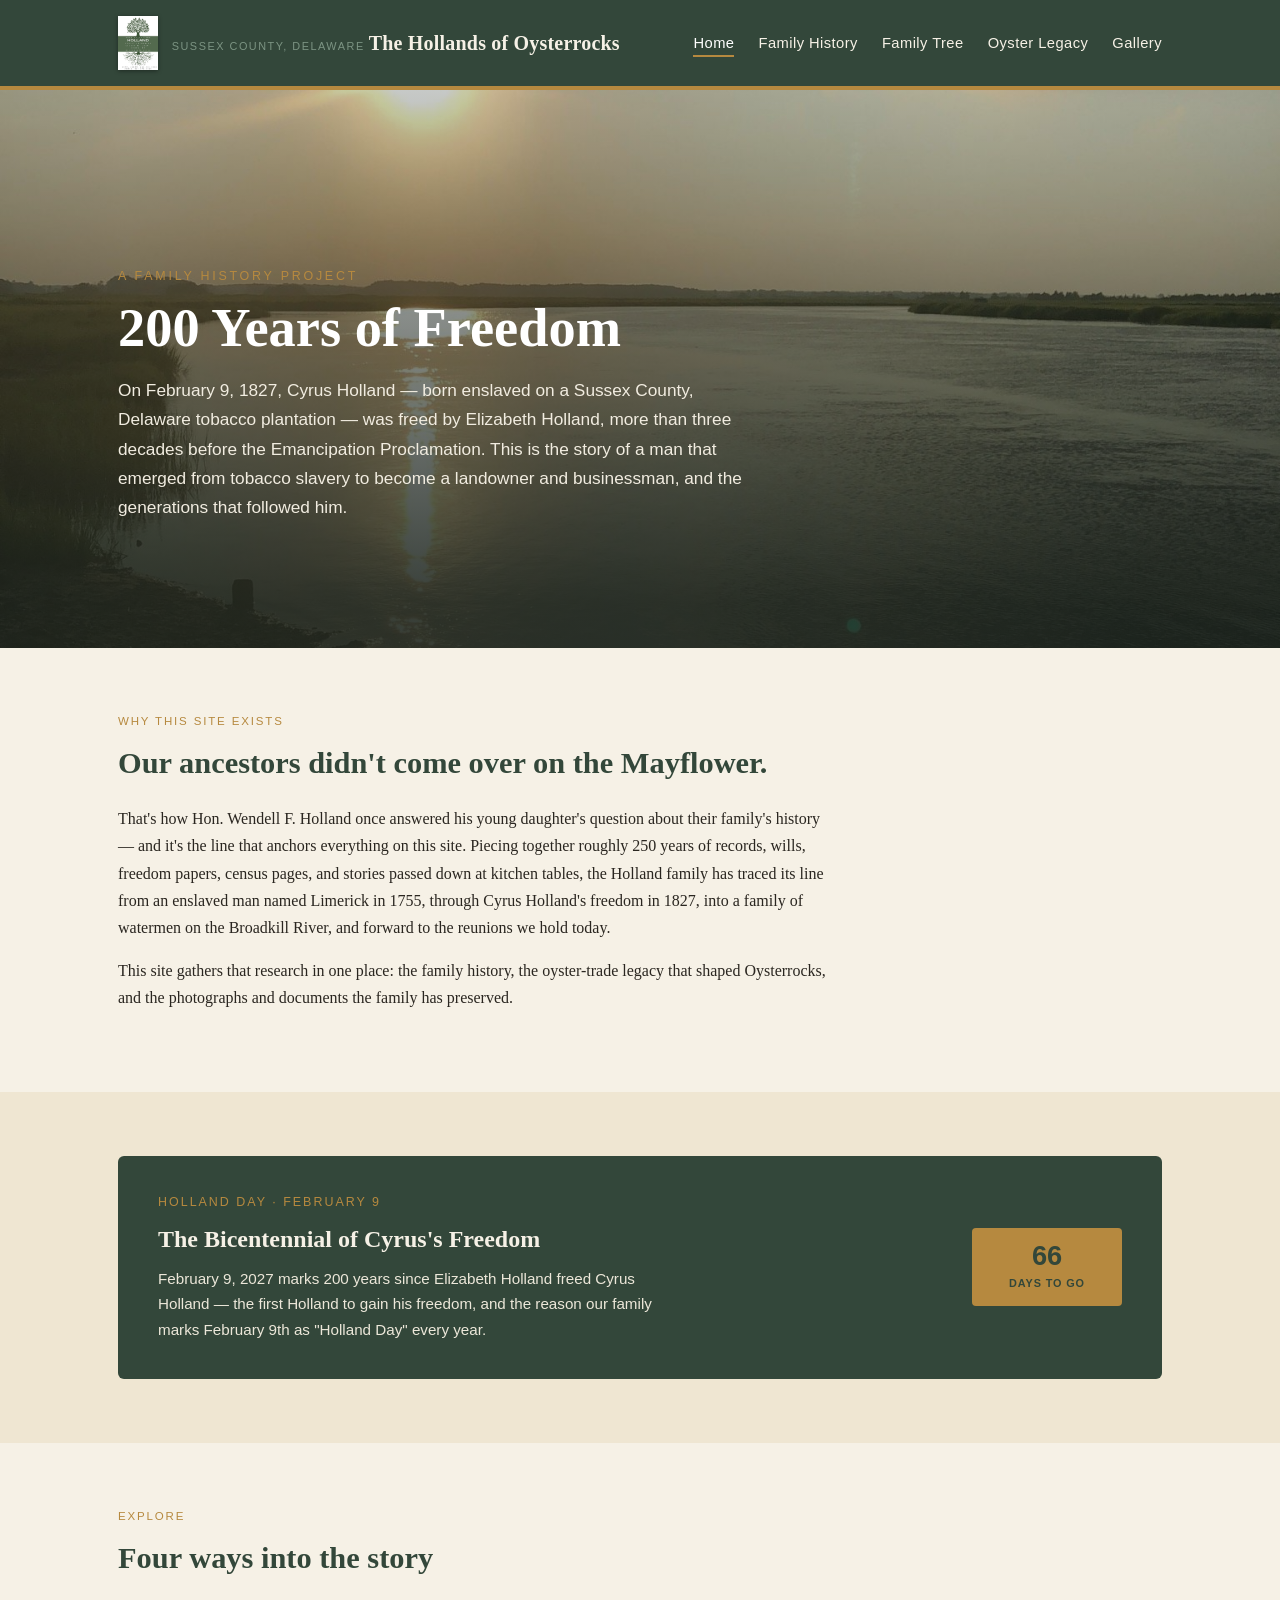
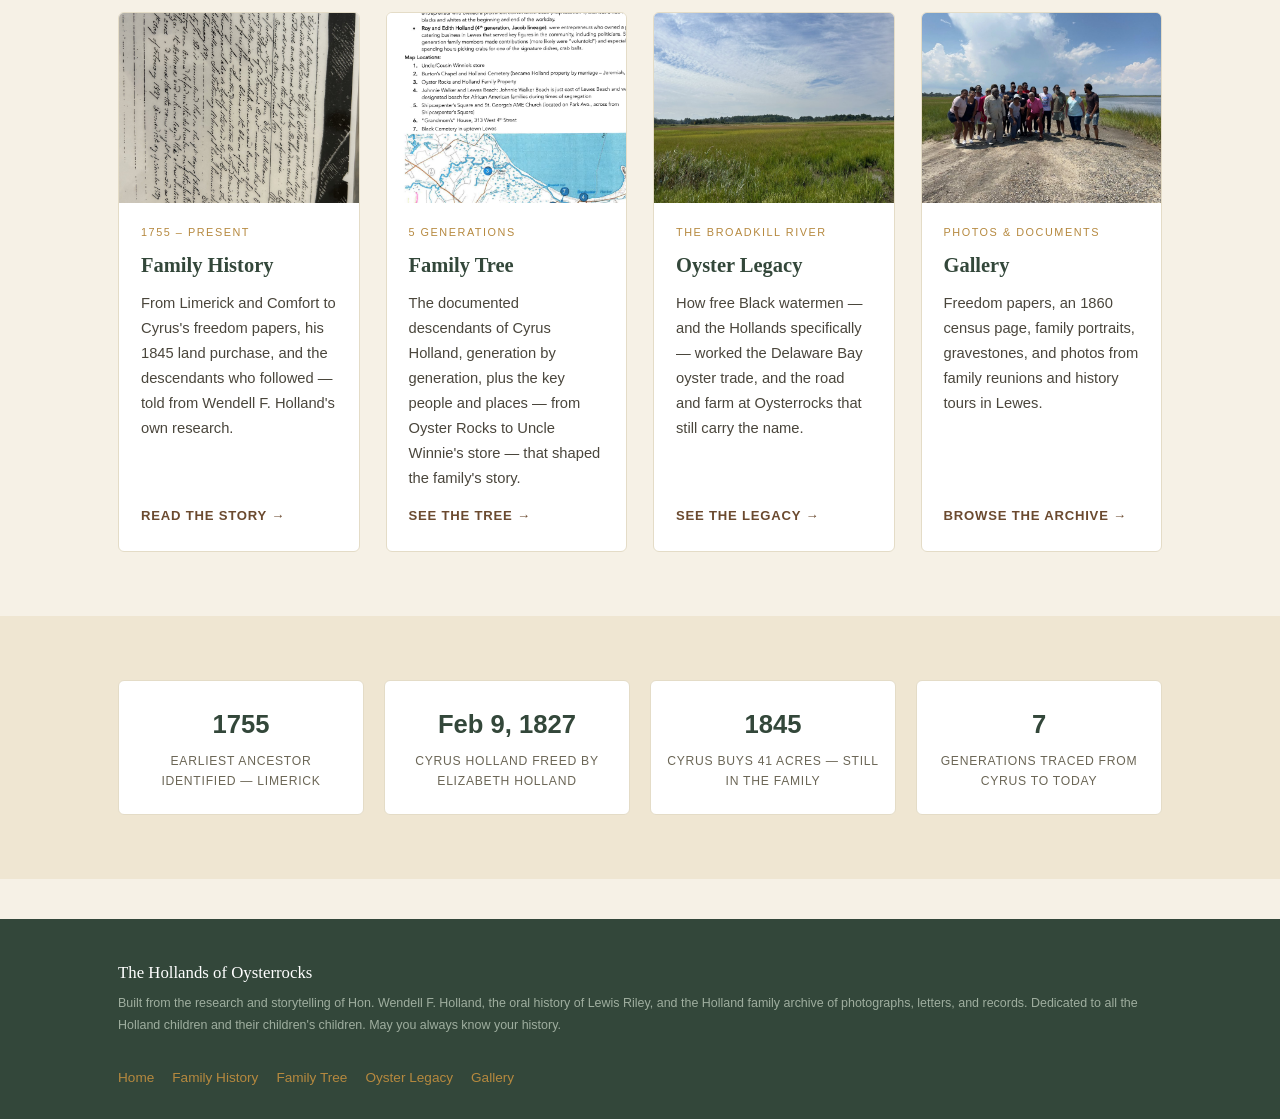
<file: index.html>
<!DOCTYPE html>
<html lang="en">
<head>
<meta charset="UTF-8">
<meta name="viewport" content="width=device-width, initial-scale=1.0">
<title>The Hollands of Oysterrocks — 200 Years of Freedom</title>
<meta name="description" content="The story of the Holland family of Sussex County, Delaware — from enslavement to Cyrus Holland's freedom on February 9, 1827, through the family's oyster-trade legacy on the Broadkill River, to today.">
<link rel="stylesheet" href="style.css">
</head>
<body>

<header class="site-header">
  <div class="header-inner">
    <a class="brand" href="index.html">
      <img src="family-logo.jpg" alt="Holland family tree logo">
      <span class="brand-text">
        <span class="eyebrow">Sussex County, Delaware</span>
        <span class="title">The Hollands of Oysterrocks</span>
      </span>
    </a>
    <nav class="main-nav">
      <ul>
        <li><a href="index.html" class="active">Home</a></li>
        <li><a href="history.html">Family History</a></li>
        <li><a href="family-tree.html">Family Tree</a></li>
        <li><a href="oyster-legacy.html">Oyster Legacy</a></li>
        <li><a href="gallery.html">Gallery</a></li>
      </ul>
    </nav>
  </div>
</header>

<section class="hero" style="background-image: url('hero-sunset.jpg');">
  <div class="hero-content">
    <div class="eyebrow">A Family History Project</div>
    <h1>200 Years of Freedom</h1>
    <p class="lede">On February 9, 1827, Cyrus Holland — born enslaved on a Sussex County, Delaware tobacco plantation — was freed by Elizabeth Holland, more than three decades before the Emancipation Proclamation. This is the story of a man that emerged from tobacco slavery to become a landowner and businessman, and the generations that followed him.</p>
  </div>
</section>

<section>
  <div class="wrap">
    <div class="lede-block">
      <p class="section-kicker">Why this site exists</p>
      <h2 class="section-title">Our ancestors didn't come over on the Mayflower.</h2>
      <p>That's how Hon. Wendell F. Holland once answered his young daughter's question about their family's history — and it's the line that anchors everything on this site. Piecing together roughly 250 years of records, wills, freedom papers, census pages, and stories passed down at kitchen tables, the Holland family has traced its line from an enslaved man named Limerick in 1755, through Cyrus Holland's freedom in 1827, into a family of watermen on the Broadkill River, and forward to the reunions we hold today.</p>
      <p>This site gathers that research in one place: the family history, the oyster-trade legacy that shaped Oysterrocks, and the photographs and documents the family has preserved.</p>
    </div>
  </div>
</section>

<section class="alt">
  <div class="wrap">
    <div class="callout">
      <div>
        <div class="callout-date">Holland Day · February 9</div>
        <h3>The Bicentennial of Cyrus's Freedom</h3>
        <p>February 9, 2027 marks 200 years since Elizabeth Holland freed Cyrus Holland — the first Holland to gain his freedom, and the reason our family marks February 9th as "Holland Day" every year.</p>
      </div>
      <div class="badge">
        <span class="num" id="countdown-days">—</span>
        <span class="cap">days to go</span>
      </div>
    </div>
  </div>
</section>

<section>
  <div class="wrap">
    <p class="section-kicker">Explore</p>
    <h2 class="section-title">Four ways into the story</h2>
    <div class="card-grid" style="margin-top: 28px; grid-template-columns: repeat(4, 1fr);">

      <a class="card" href="history.html">
        <div class="card-img"><img src="doc-freedom-record.jpg" alt="Handwritten 1827 freedom record"></div>
        <div class="card-body">
          <div class="card-kicker">1755 – Present</div>
          <h3>Family History</h3>
          <p>From Limerick and Comfort to Cyrus's freedom papers, his 1845 land purchase, and the descendants who followed — told from Wendell F. Holland's own research.</p>
          <span class="card-link">Read the story →</span>
        </div>
      </a>

      <a class="card" href="family-tree.html">
        <div class="card-img"><img src="map-key-places.jpg" alt="Genealogical register and map of key family locations"></div>
        <div class="card-body">
          <div class="card-kicker">5 Generations</div>
          <h3>Family Tree</h3>
          <p>The documented descendants of Cyrus Holland, generation by generation, plus the key people and places — from Oyster Rocks to Uncle Winnie's store — that shaped the family's story.</p>
          <span class="card-link">See the tree →</span>
        </div>
      </a>

      <a class="card" href="oyster-legacy.html">
        <div class="card-img"><img src="land-marsh.jpg" alt="Marshland along the Broadkill River"></div>
        <div class="card-body">
          <div class="card-kicker">The Broadkill River</div>
          <h3>Oyster Legacy</h3>
          <p>How free Black watermen — and the Hollands specifically — worked the Delaware Bay oyster trade, and the road and farm at Oysterrocks that still carry the name.</p>
          <span class="card-link">See the legacy →</span>
        </div>
      </a>

      <a class="card" href="gallery.html">
        <div class="card-img"><img src="gathering-roadside.jpg" alt="Holland family reunion group photo"></div>
        <div class="card-body">
          <div class="card-kicker">Photos & Documents</div>
          <h3>Gallery</h3>
          <p>Freedom papers, an 1860 census page, family portraits, gravestones, and photos from family reunions and history tours in Lewes.</p>
          <span class="card-link">Browse the archive →</span>
        </div>
      </a>

    </div>
  </div>
</section>

<section class="alt">
  <div class="wrap">
    <div class="fact-strip">
      <div class="fact">
        <div class="fact-num">1755</div>
        <div class="fact-label">Earliest ancestor identified — Limerick</div>
      </div>
      <div class="fact">
        <div class="fact-num">Feb 9, 1827</div>
        <div class="fact-label">Cyrus Holland freed by Elizabeth Holland</div>
      </div>
      <div class="fact">
        <div class="fact-num">1845</div>
        <div class="fact-label">Cyrus buys 41 acres — still in the family</div>
      </div>
      <div class="fact">
        <div class="fact-num">7</div>
        <div class="fact-label">Generations traced from Cyrus to today</div>
      </div>
    </div>
  </div>
</section>

<footer class="site-footer">
  <div class="wrap">
    <div>
      <div class="title" style="font-family: var(--serif); font-size:1.05rem; color:#fff; margin-bottom:6px;">The Hollands of Oysterrocks</div>
      <p class="foot-tag">Built from the research and storytelling of Hon. Wendell F. Holland, the oral history of Lewis Riley, and the Holland family archive of photographs, letters, and records. Dedicated to all the Holland children and their children's children. May you always know your history.</p>
    </div>
    <ul class="foot-nav">
      <li><a href="index.html">Home</a></li>
      <li><a href="history.html">Family History</a></li>
      <li><a href="family-tree.html">Family Tree</a></li>
      <li><a href="oyster-legacy.html">Oyster Legacy</a></li>
      <li><a href="gallery.html">Gallery</a></li>
    </ul>
  </div>
</footer>

<script>
  var target = new Date("2027-02-09T00:00:00");
  var now = new Date();
  var diff = Math.ceil((target - now) / (1000 * 60 * 60 * 24));
  var el = document.getElementById("countdown-days");
  if (el) { el.textContent = diff > 0 ? diff.toLocaleString() : "It's here!"; }
</script>

</body>
</html>
</file>
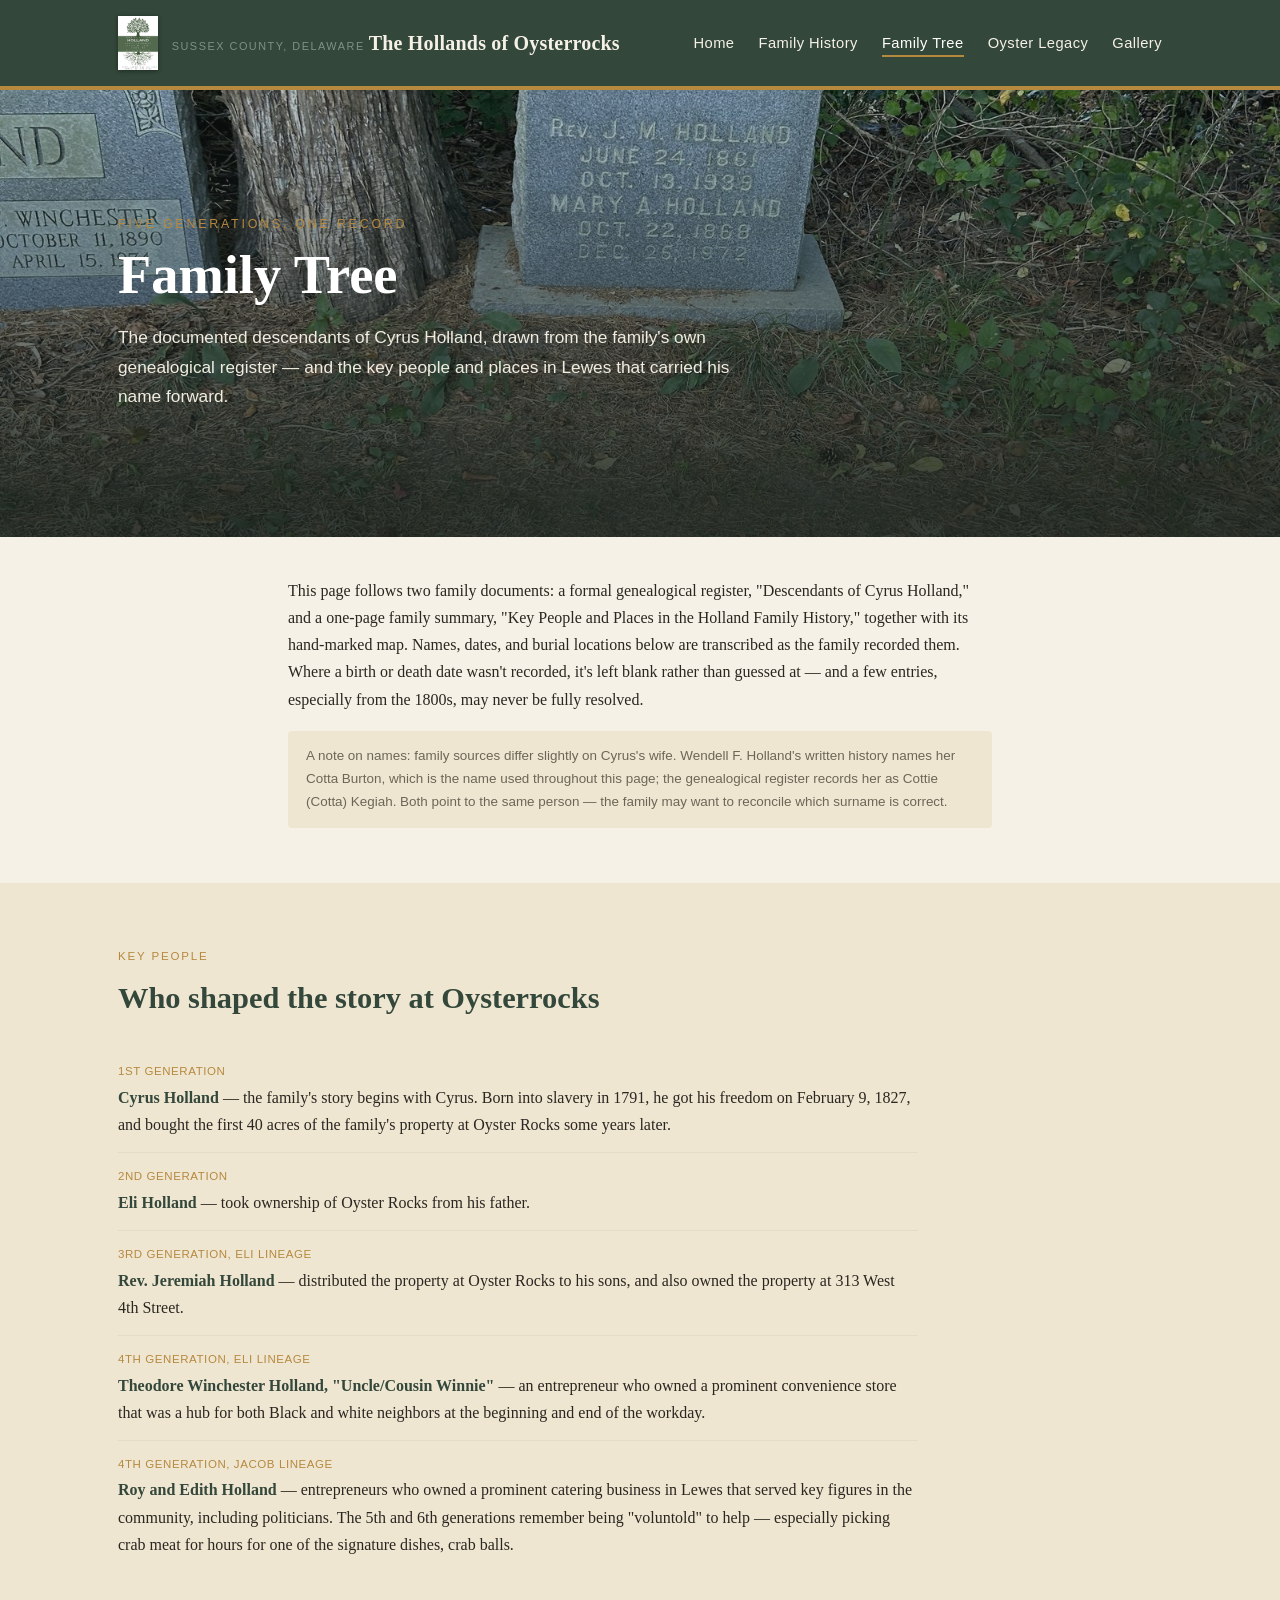
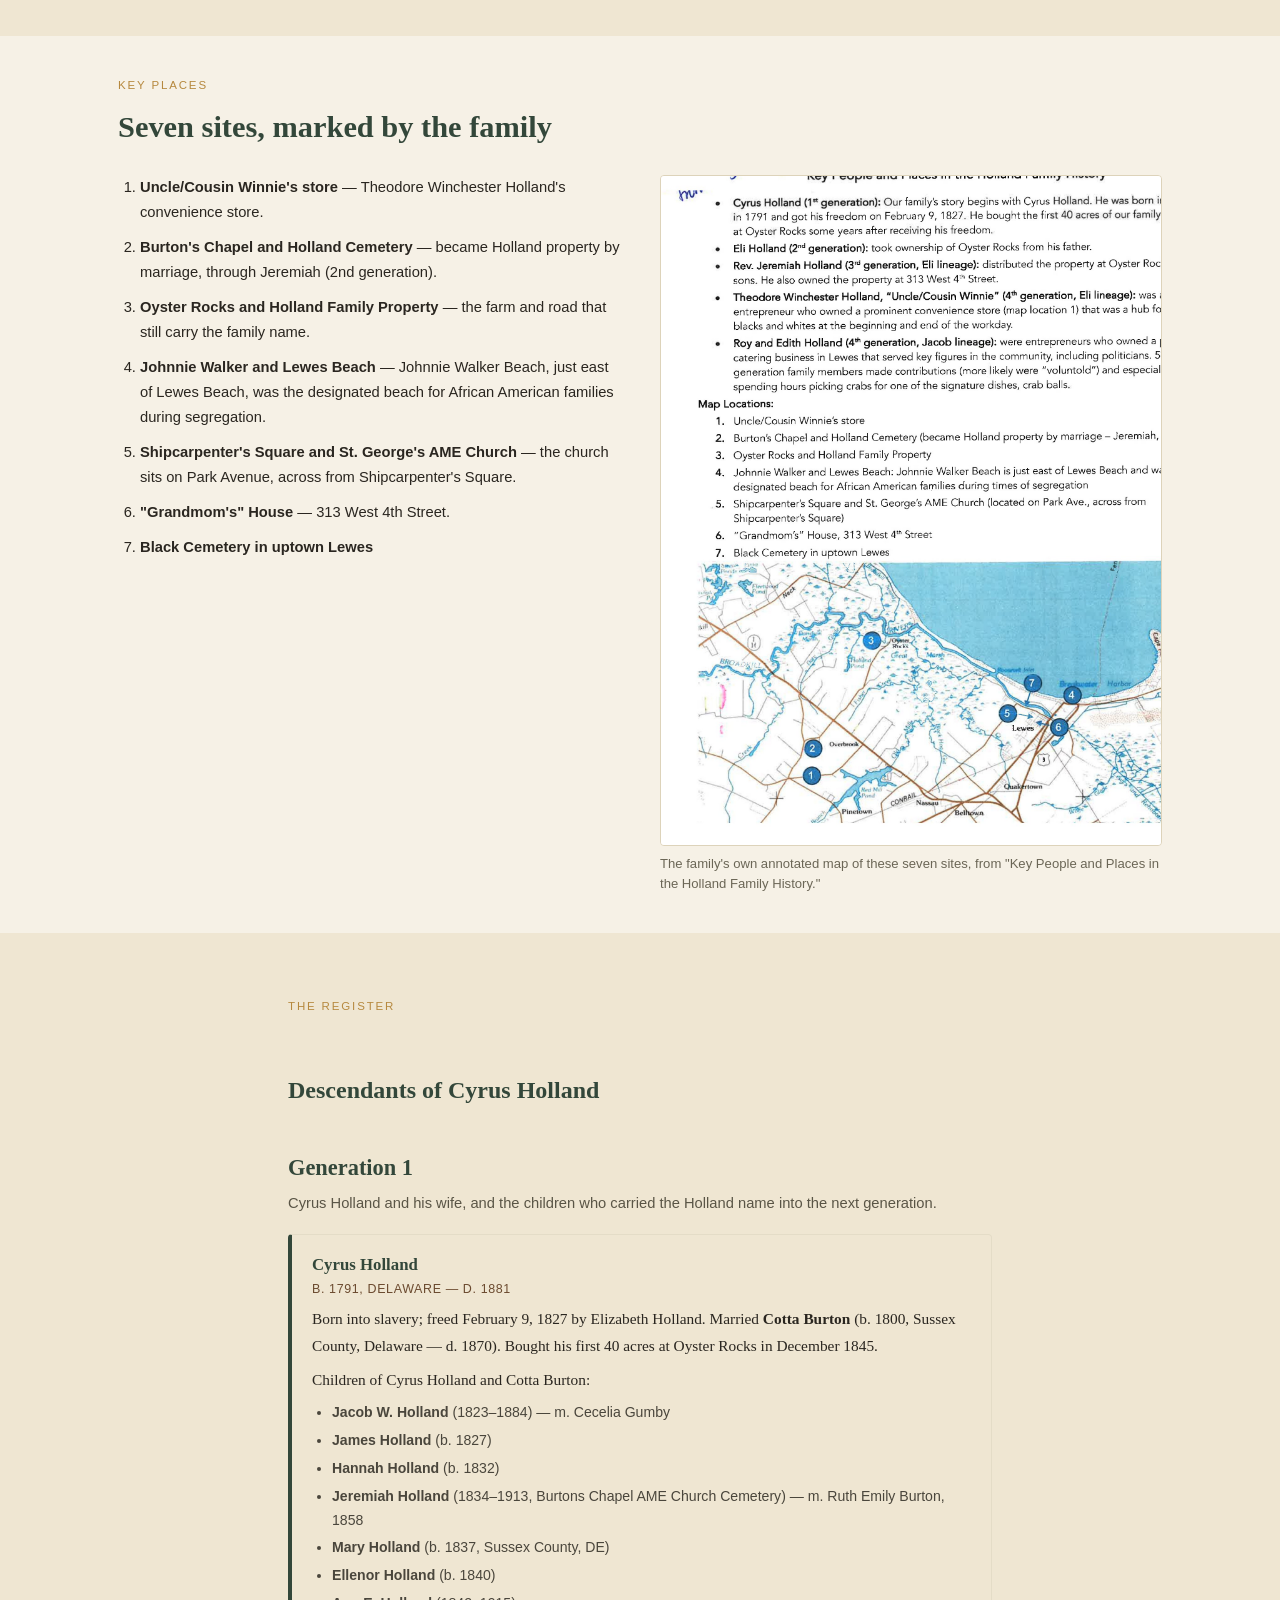
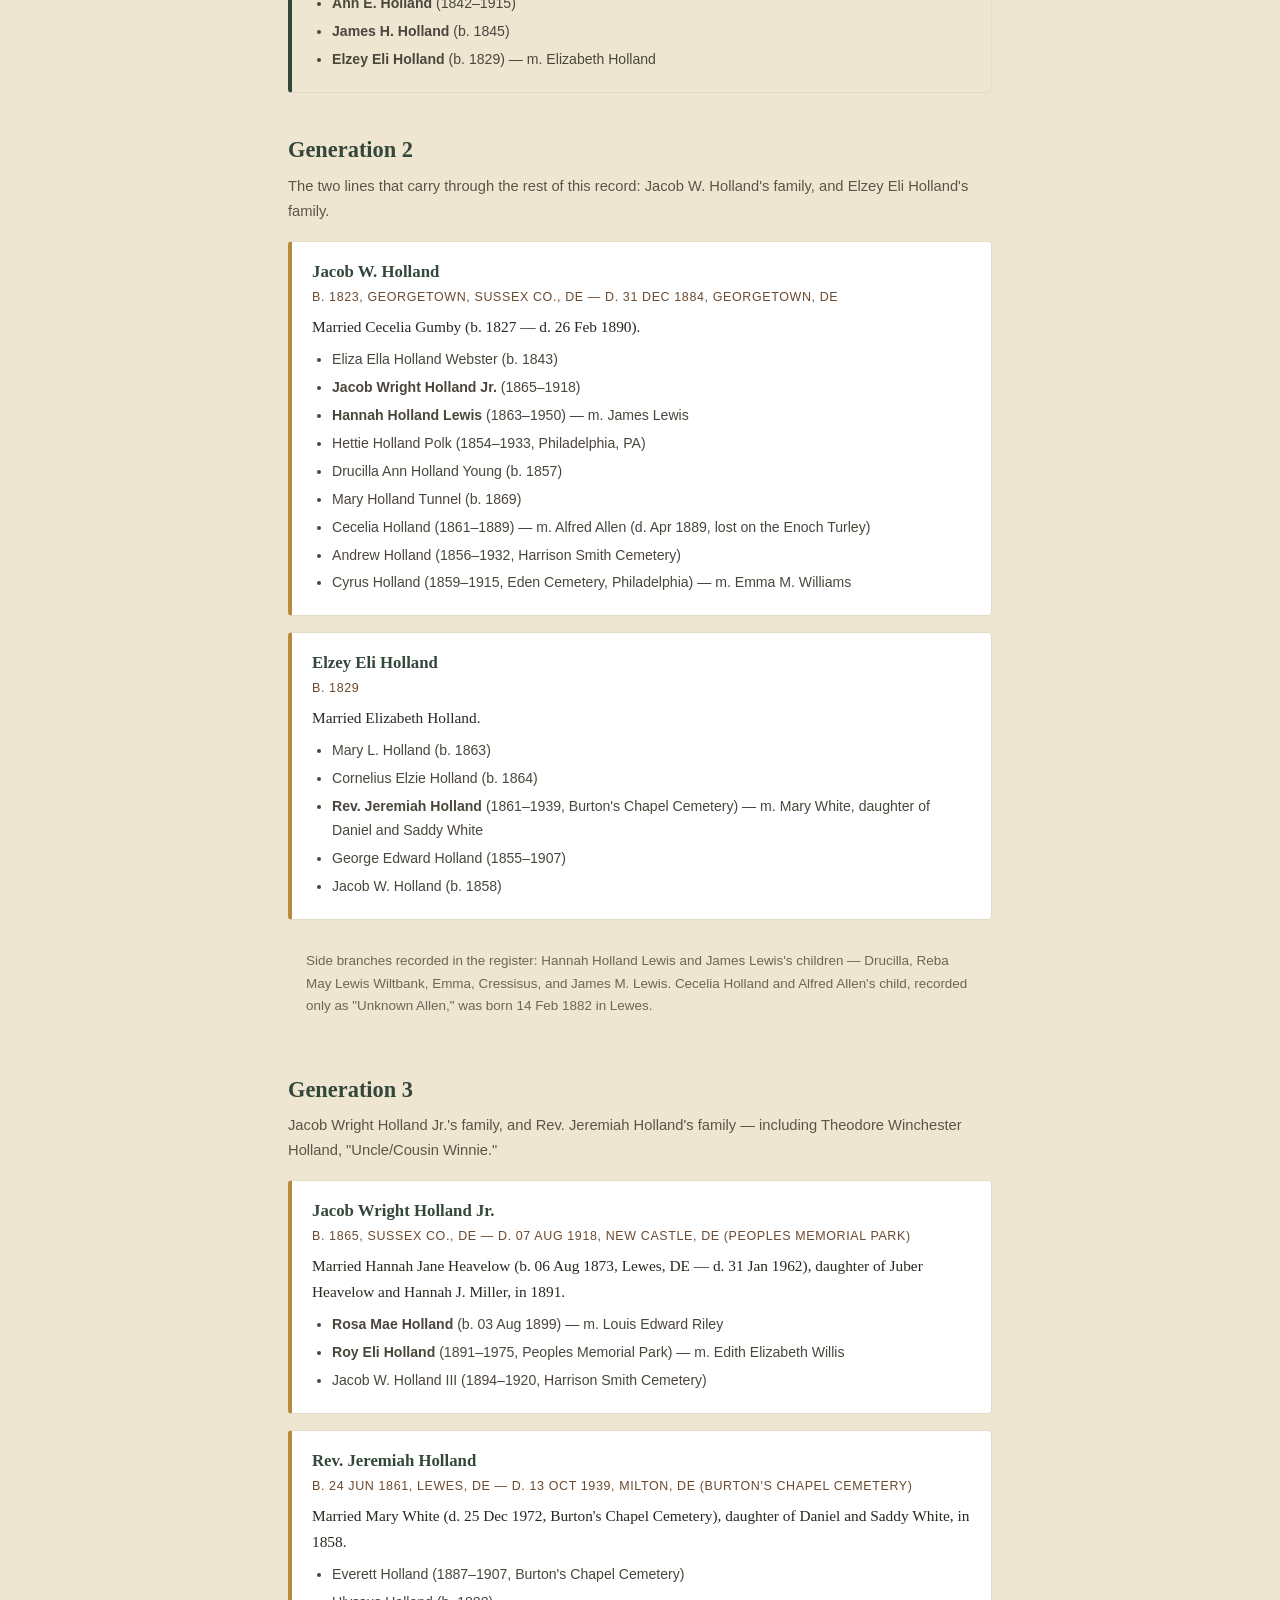
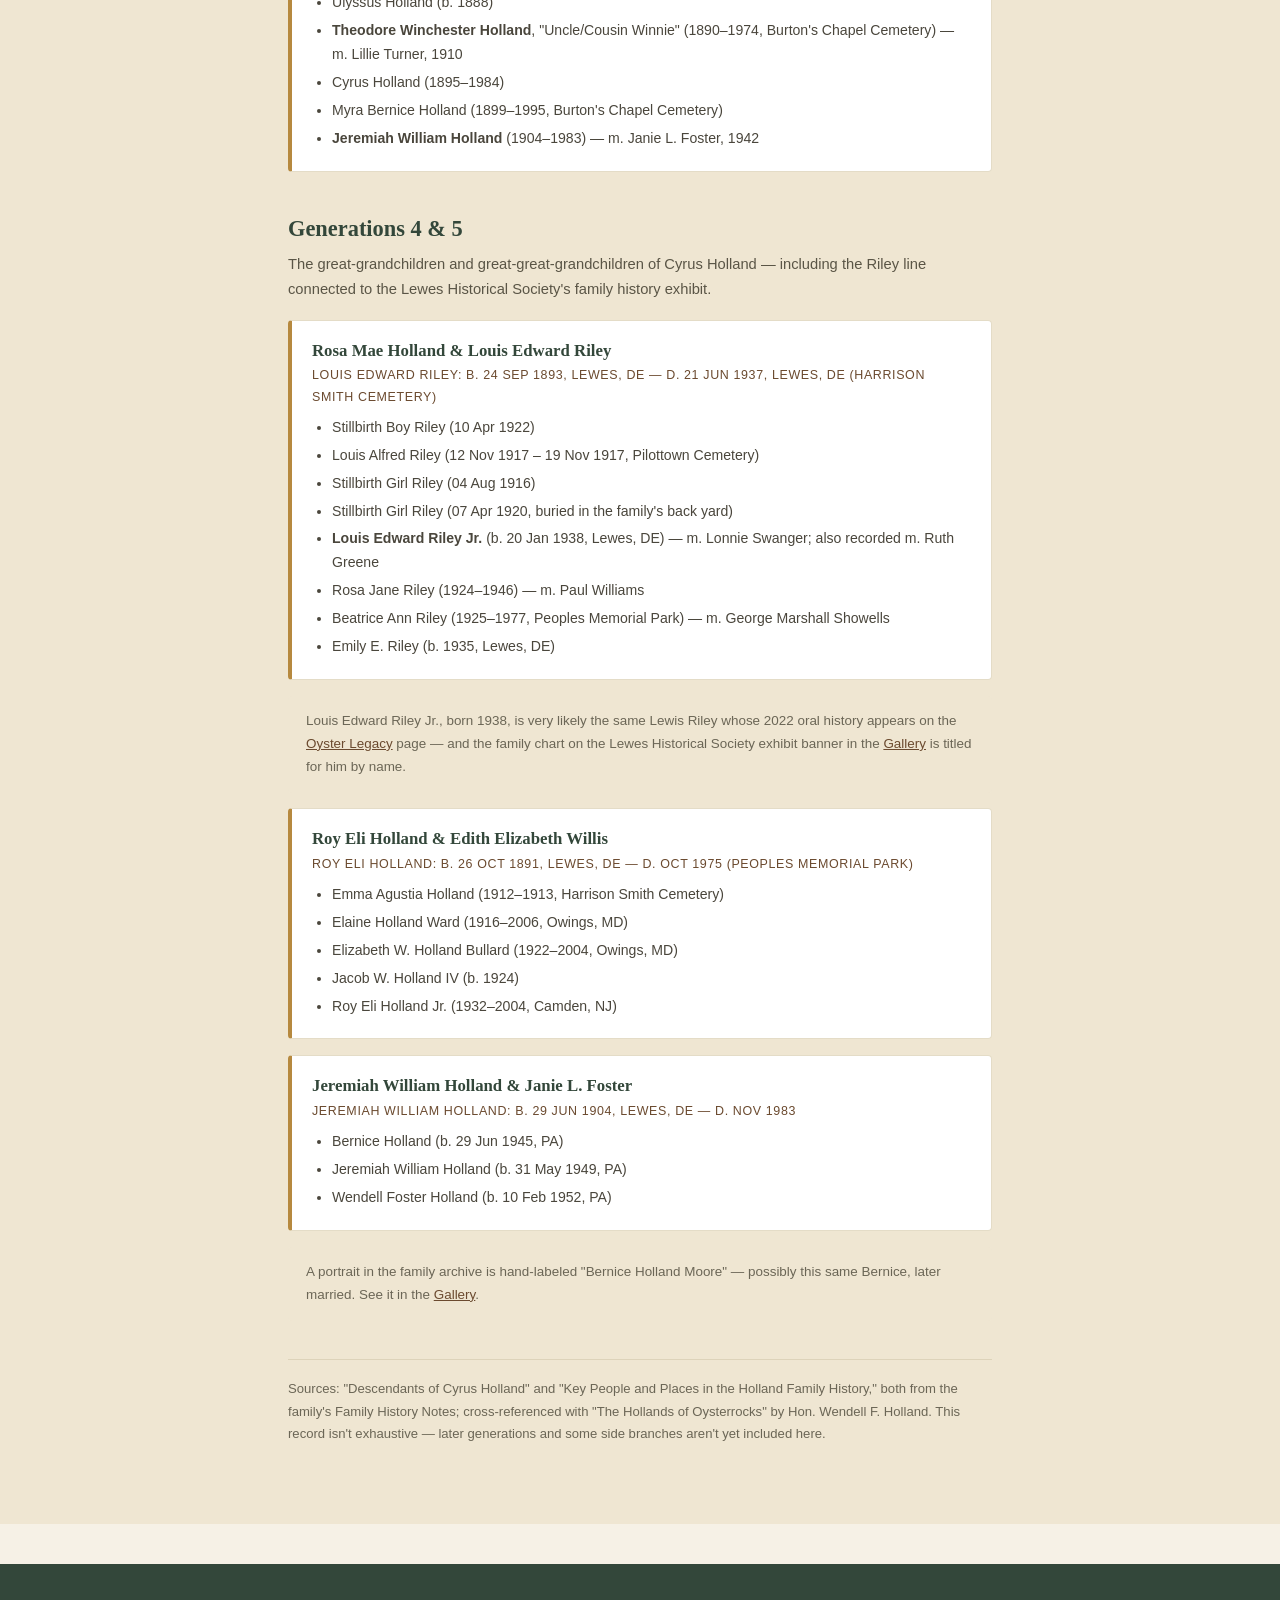
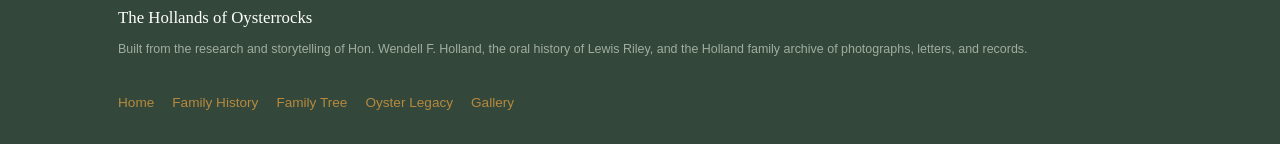
<file: family-tree.html>
<!DOCTYPE html>
<html lang="en">
<head>
<meta charset="UTF-8">
<meta name="viewport" content="width=device-width, initial-scale=1.0">
<title>Family Tree — The Hollands of Oysterrocks</title>
<meta name="description" content="The documented descendants of Cyrus Holland across five generations, and the key people and places — Oyster Rocks, Burton's Chapel, Uncle Winnie's store — that shaped the Holland family's story in Lewes, Delaware.">
<link rel="stylesheet" href="style.css">
</head>
<body>

<header class="site-header">
  <div class="header-inner">
    <a class="brand" href="index.html">
      <img src="family-logo.jpg" alt="Holland family tree logo">
      <span class="brand-text">
        <span class="eyebrow">Sussex County, Delaware</span>
        <span class="title">The Hollands of Oysterrocks</span>
      </span>
    </a>
    <nav class="main-nav">
      <ul>
        <li><a href="index.html">Home</a></li>
        <li><a href="history.html">Family History</a></li>
        <li><a href="family-tree.html" class="active">Family Tree</a></li>
        <li><a href="oyster-legacy.html">Oyster Legacy</a></li>
        <li><a href="gallery.html">Gallery</a></li>
      </ul>
    </nav>
  </div>
</header>

<section class="hero page-hero" style="background-image: url('family-cemetery.jpg');">
  <div class="hero-content">
    <div class="eyebrow">Five Generations, One Record</div>
    <h1>Family Tree</h1>
    <p class="lede">The documented descendants of Cyrus Holland, drawn from the family's own genealogical register — and the key people and places in Lewes that carried his name forward.</p>
  </div>
</section>

<section class="tight">
  <div class="wrap prose">
    <p>This page follows two family documents: a formal genealogical register, "Descendants of Cyrus Holland," and a one-page family summary, "Key People and Places in the Holland Family History," together with its hand-marked map. Names, dates, and burial locations below are transcribed as the family recorded them. Where a birth or death date wasn't recorded, it's left blank rather than guessed at — and a few entries, especially from the 1800s, may never be fully resolved.</p>
    <p class="tree-note">A note on names: family sources differ slightly on Cyrus's wife. Wendell F. Holland's written history names her Cotta Burton, which is the name used throughout this page; the genealogical register records her as Cottie (Cotta) Kegiah. Both point to the same person — the family may want to reconcile which surname is correct.</p>
  </div>
</section>

<section class="alt">
  <div class="wrap">
    <p class="section-kicker">Key People</p>
    <h2 class="section-title">Who shaped the story at Oysterrocks</h2>
    <ul class="kp-list" style="margin-top: 24px; max-width: 800px;">
      <li>
        <span class="kp-tag">1st Generation</span>
        <span class="kp-name">Cyrus Holland</span> — the family's story begins with Cyrus. Born into slavery in 1791, he got his freedom on February 9, 1827, and bought the first 40 acres of the family's property at Oyster Rocks some years later.
      </li>
      <li>
        <span class="kp-tag">2nd Generation</span>
        <span class="kp-name">Eli Holland</span> — took ownership of Oyster Rocks from his father.
      </li>
      <li>
        <span class="kp-tag">3rd Generation, Eli lineage</span>
        <span class="kp-name">Rev. Jeremiah Holland</span> — distributed the property at Oyster Rocks to his sons, and also owned the property at 313 West 4th Street.
      </li>
      <li>
        <span class="kp-tag">4th Generation, Eli lineage</span>
        <span class="kp-name">Theodore Winchester Holland, "Uncle/Cousin Winnie"</span> — an entrepreneur who owned a prominent convenience store that was a hub for both Black and white neighbors at the beginning and end of the workday.
      </li>
      <li>
        <span class="kp-tag">4th Generation, Jacob lineage</span>
        <span class="kp-name">Roy and Edith Holland</span> — entrepreneurs who owned a prominent catering business in Lewes that served key figures in the community, including politicians. The 5th and 6th generations remember being "voluntold" to help — especially picking crab meat for hours for one of the signature dishes, crab balls.
      </li>
    </ul>
  </div>
</section>

<section class="tight">
  <div class="wrap">
    <p class="section-kicker">Key Places</p>
    <h2 class="section-title">Seven sites, marked by the family</h2>
    <div class="two-col" style="margin-top: 22px; align-items: start;">
      <ol class="place-list">
        <li><strong>Uncle/Cousin Winnie's store</strong> — Theodore Winchester Holland's convenience store.</li>
        <li><strong>Burton's Chapel and Holland Cemetery</strong> — became Holland property by marriage, through Jeremiah (2nd generation).</li>
        <li><strong>Oyster Rocks and Holland Family Property</strong> — the farm and road that still carry the family name.</li>
        <li><strong>Johnnie Walker and Lewes Beach</strong> — Johnnie Walker Beach, just east of Lewes Beach, was the designated beach for African American families during segregation.</li>
        <li><strong>Shipcarpenter's Square and St. George's AME Church</strong> — the church sits on Park Avenue, across from Shipcarpenter's Square.</li>
        <li><strong>"Grandmom's" House</strong> — 313 West 4th Street.</li>
        <li><strong>Black Cemetery in uptown Lewes</strong></li>
      </ol>
      <div class="figure" style="margin:0;">
        <img src="map-key-places.jpg" alt="Hand-marked map of key Holland family sites in Lewes, Delaware">
        <figcaption>The family's own annotated map of these seven sites, from "Key People and Places in the Holland Family History."</figcaption>
      </div>
    </div>
  </div>
</section>

<section class="alt">
  <div class="wrap prose">
    <p class="section-kicker">The Register</p>
    <h2 class="section-title" style="margin-bottom: 1em;">Descendants of Cyrus Holland</h2>

    <div class="tree-gen">
      <h2>Generation 1</h2>
      <p class="tree-gen-desc">Cyrus Holland and his wife, and the children who carried the Holland name into the next generation.</p>

      <div class="tree-person root">
        <div class="tp-name">Cyrus Holland</div>
        <div class="tp-dates">b. 1791, Delaware — d. 1881</div>
        <p class="tp-detail">Born into slavery; freed February 9, 1827 by Elizabeth Holland. Married <strong>Cotta Burton</strong> (b. 1800, Sussex County, Delaware — d. 1870). Bought his first 40 acres at Oyster Rocks in December 1845.</p>
        <p class="tp-detail" style="margin-bottom:0;">Children of Cyrus Holland and Cotta Burton:</p>
        <ul class="tp-children">
          <li><strong>Jacob W. Holland</strong> (1823–1884) — m. Cecelia Gumby</li>
          <li><strong>James Holland</strong> (b. 1827)</li>
          <li><strong>Hannah Holland</strong> (b. 1832)</li>
          <li><strong>Jeremiah Holland</strong> (1834–1913, Burtons Chapel AME Church Cemetery) — m. Ruth Emily Burton, 1858</li>
          <li><strong>Mary Holland</strong> (b. 1837, Sussex County, DE)</li>
          <li><strong>Ellenor Holland</strong> (b. 1840)</li>
          <li><strong>Ann E. Holland</strong> (1842–1915)</li>
          <li><strong>James H. Holland</strong> (b. 1845)</li>
          <li><strong>Elzey Eli Holland</strong> (b. 1829) — m. Elizabeth Holland</li>
        </ul>
      </div>
    </div>

    <div class="tree-gen">
      <h2>Generation 2</h2>
      <p class="tree-gen-desc">The two lines that carry through the rest of this record: Jacob W. Holland's family, and Elzey Eli Holland's family.</p>

      <div class="tree-person">
        <div class="tp-name">Jacob W. Holland</div>
        <div class="tp-dates">b. 1823, Georgetown, Sussex Co., DE — d. 31 Dec 1884, Georgetown, DE</div>
        <p class="tp-detail">Married Cecelia Gumby (b. 1827 — d. 26 Feb 1890).</p>
        <ul class="tp-children">
          <li>Eliza Ella Holland Webster (b. 1843)</li>
          <li><strong>Jacob Wright Holland Jr.</strong> (1865–1918)</li>
          <li><strong>Hannah Holland Lewis</strong> (1863–1950) — m. James Lewis</li>
          <li>Hettie Holland Polk (1854–1933, Philadelphia, PA)</li>
          <li>Drucilla Ann Holland Young (b. 1857)</li>
          <li>Mary Holland Tunnel (b. 1869)</li>
          <li>Cecelia Holland (1861–1889) — m. Alfred Allen (d. Apr 1889, lost on the Enoch Turley)</li>
          <li>Andrew Holland (1856–1932, Harrison Smith Cemetery)</li>
          <li>Cyrus Holland (1859–1915, Eden Cemetery, Philadelphia) — m. Emma M. Williams</li>
        </ul>
      </div>

      <div class="tree-person">
        <div class="tp-name">Elzey Eli Holland</div>
        <div class="tp-dates">b. 1829</div>
        <p class="tp-detail">Married Elizabeth Holland.</p>
        <ul class="tp-children">
          <li>Mary L. Holland (b. 1863)</li>
          <li>Cornelius Elzie Holland (b. 1864)</li>
          <li><strong>Rev. Jeremiah Holland</strong> (1861–1939, Burton's Chapel Cemetery) — m. Mary White, daughter of Daniel and Saddy White</li>
          <li>George Edward Holland (1855–1907)</li>
          <li>Jacob W. Holland (b. 1858)</li>
        </ul>
      </div>

      <p class="tree-note">Side branches recorded in the register: Hannah Holland Lewis and James Lewis's children — Drucilla, Reba May Lewis Wiltbank, Emma, Cressisus, and James M. Lewis. Cecelia Holland and Alfred Allen's child, recorded only as "Unknown Allen," was born 14 Feb 1882 in Lewes.</p>
    </div>

    <div class="tree-gen">
      <h2>Generation 3</h2>
      <p class="tree-gen-desc">Jacob Wright Holland Jr.'s family, and Rev. Jeremiah Holland's family — including Theodore Winchester Holland, "Uncle/Cousin Winnie."</p>

      <div class="tree-person">
        <div class="tp-name">Jacob Wright Holland Jr.</div>
        <div class="tp-dates">b. 1865, Sussex Co., DE — d. 07 Aug 1918, New Castle, DE (Peoples Memorial Park)</div>
        <p class="tp-detail">Married Hannah Jane Heavelow (b. 06 Aug 1873, Lewes, DE — d. 31 Jan 1962), daughter of Juber Heavelow and Hannah J. Miller, in 1891.</p>
        <ul class="tp-children">
          <li><strong>Rosa Mae Holland</strong> (b. 03 Aug 1899) — m. Louis Edward Riley</li>
          <li><strong>Roy Eli Holland</strong> (1891–1975, Peoples Memorial Park) — m. Edith Elizabeth Willis</li>
          <li>Jacob W. Holland III (1894–1920, Harrison Smith Cemetery)</li>
        </ul>
      </div>

      <div class="tree-person">
        <div class="tp-name">Rev. Jeremiah Holland</div>
        <div class="tp-dates">b. 24 Jun 1861, Lewes, DE — d. 13 Oct 1939, Milton, DE (Burton's Chapel Cemetery)</div>
        <p class="tp-detail">Married Mary White (d. 25 Dec 1972, Burton's Chapel Cemetery), daughter of Daniel and Saddy White, in 1858.</p>
        <ul class="tp-children">
          <li>Everett Holland (1887–1907, Burton's Chapel Cemetery)</li>
          <li>Ulyssus Holland (b. 1888)</li>
          <li><strong>Theodore Winchester Holland</strong>, "Uncle/Cousin Winnie" (1890–1974, Burton's Chapel Cemetery) — m. Lillie Turner, 1910</li>
          <li>Cyrus Holland (1895–1984)</li>
          <li>Myra Bernice Holland (1899–1995, Burton's Chapel Cemetery)</li>
          <li><strong>Jeremiah William Holland</strong> (1904–1983) — m. Janie L. Foster, 1942</li>
        </ul>
      </div>
    </div>

    <div class="tree-gen">
      <h2>Generations 4 &amp; 5</h2>
      <p class="tree-gen-desc">The great-grandchildren and great-great-grandchildren of Cyrus Holland — including the Riley line connected to the Lewes Historical Society's family history exhibit.</p>

      <div class="tree-person">
        <div class="tp-name">Rosa Mae Holland &amp; Louis Edward Riley</div>
        <div class="tp-dates">Louis Edward Riley: b. 24 Sep 1893, Lewes, DE — d. 21 Jun 1937, Lewes, DE (Harrison Smith Cemetery)</div>
        <ul class="tp-children">
          <li>Stillbirth Boy Riley (10 Apr 1922)</li>
          <li>Louis Alfred Riley (12 Nov 1917 – 19 Nov 1917, Pilottown Cemetery)</li>
          <li>Stillbirth Girl Riley (04 Aug 1916)</li>
          <li>Stillbirth Girl Riley (07 Apr 1920, buried in the family's back yard)</li>
          <li><strong>Louis Edward Riley Jr.</strong> (b. 20 Jan 1938, Lewes, DE) — m. Lonnie Swanger; also recorded m. Ruth Greene</li>
          <li>Rosa Jane Riley (1924–1946) — m. Paul Williams</li>
          <li>Beatrice Ann Riley (1925–1977, Peoples Memorial Park) — m. George Marshall Showells</li>
          <li>Emily E. Riley (b. 1935, Lewes, DE)</li>
        </ul>
      </div>

      <p class="tree-note">Louis Edward Riley Jr., born 1938, is very likely the same Lewis Riley whose 2022 oral history appears on the <a href="oyster-legacy.html">Oyster Legacy</a> page — and the family chart on the Lewes Historical Society exhibit banner in the <a href="gallery.html">Gallery</a> is titled for him by name.</p>

      <div class="tree-person">
        <div class="tp-name">Roy Eli Holland &amp; Edith Elizabeth Willis</div>
        <div class="tp-dates">Roy Eli Holland: b. 26 Oct 1891, Lewes, DE — d. Oct 1975 (Peoples Memorial Park)</div>
        <ul class="tp-children">
          <li>Emma Agustia Holland (1912–1913, Harrison Smith Cemetery)</li>
          <li>Elaine Holland Ward (1916–2006, Owings, MD)</li>
          <li>Elizabeth W. Holland Bullard (1922–2004, Owings, MD)</li>
          <li>Jacob W. Holland IV (b. 1924)</li>
          <li>Roy Eli Holland Jr. (1932–2004, Camden, NJ)</li>
        </ul>
      </div>

      <div class="tree-person">
        <div class="tp-name">Jeremiah William Holland &amp; Janie L. Foster</div>
        <div class="tp-dates">Jeremiah William Holland: b. 29 Jun 1904, Lewes, DE — d. Nov 1983</div>
        <ul class="tp-children">
          <li>Bernice Holland (b. 29 Jun 1945, PA)</li>
          <li>Jeremiah William Holland (b. 31 May 1949, PA)</li>
          <li>Wendell Foster Holland (b. 10 Feb 1952, PA)</li>
        </ul>
      </div>

      <p class="tree-note">A portrait in the family archive is hand-labeled "Bernice Holland Moore" — possibly this same Bernice, later married. See it in the <a href="gallery.html">Gallery</a>.</p>
    </div>

    <p class="source-note">Sources: "Descendants of Cyrus Holland" and "Key People and Places in the Holland Family History," both from the family's Family History Notes; cross-referenced with "The Hollands of Oysterrocks" by Hon. Wendell F. Holland. This record isn't exhaustive — later generations and some side branches aren't yet included here.</p>

  </div>
</section>

<footer class="site-footer">
  <div class="wrap">
    <div>
      <div class="title" style="font-family: var(--serif); font-size:1.05rem; color:#fff; margin-bottom:6px;">The Hollands of Oysterrocks</div>
      <p class="foot-tag">Built from the research and storytelling of Hon. Wendell F. Holland, the oral history of Lewis Riley, and the Holland family archive of photographs, letters, and records.</p>
    </div>
    <ul class="foot-nav">
      <li><a href="index.html">Home</a></li>
      <li><a href="history.html">Family History</a></li>
      <li><a href="family-tree.html">Family Tree</a></li>
      <li><a href="oyster-legacy.html">Oyster Legacy</a></li>
      <li><a href="gallery.html">Gallery</a></li>
    </ul>
  </div>
</footer>

</body>
</html>
</file>
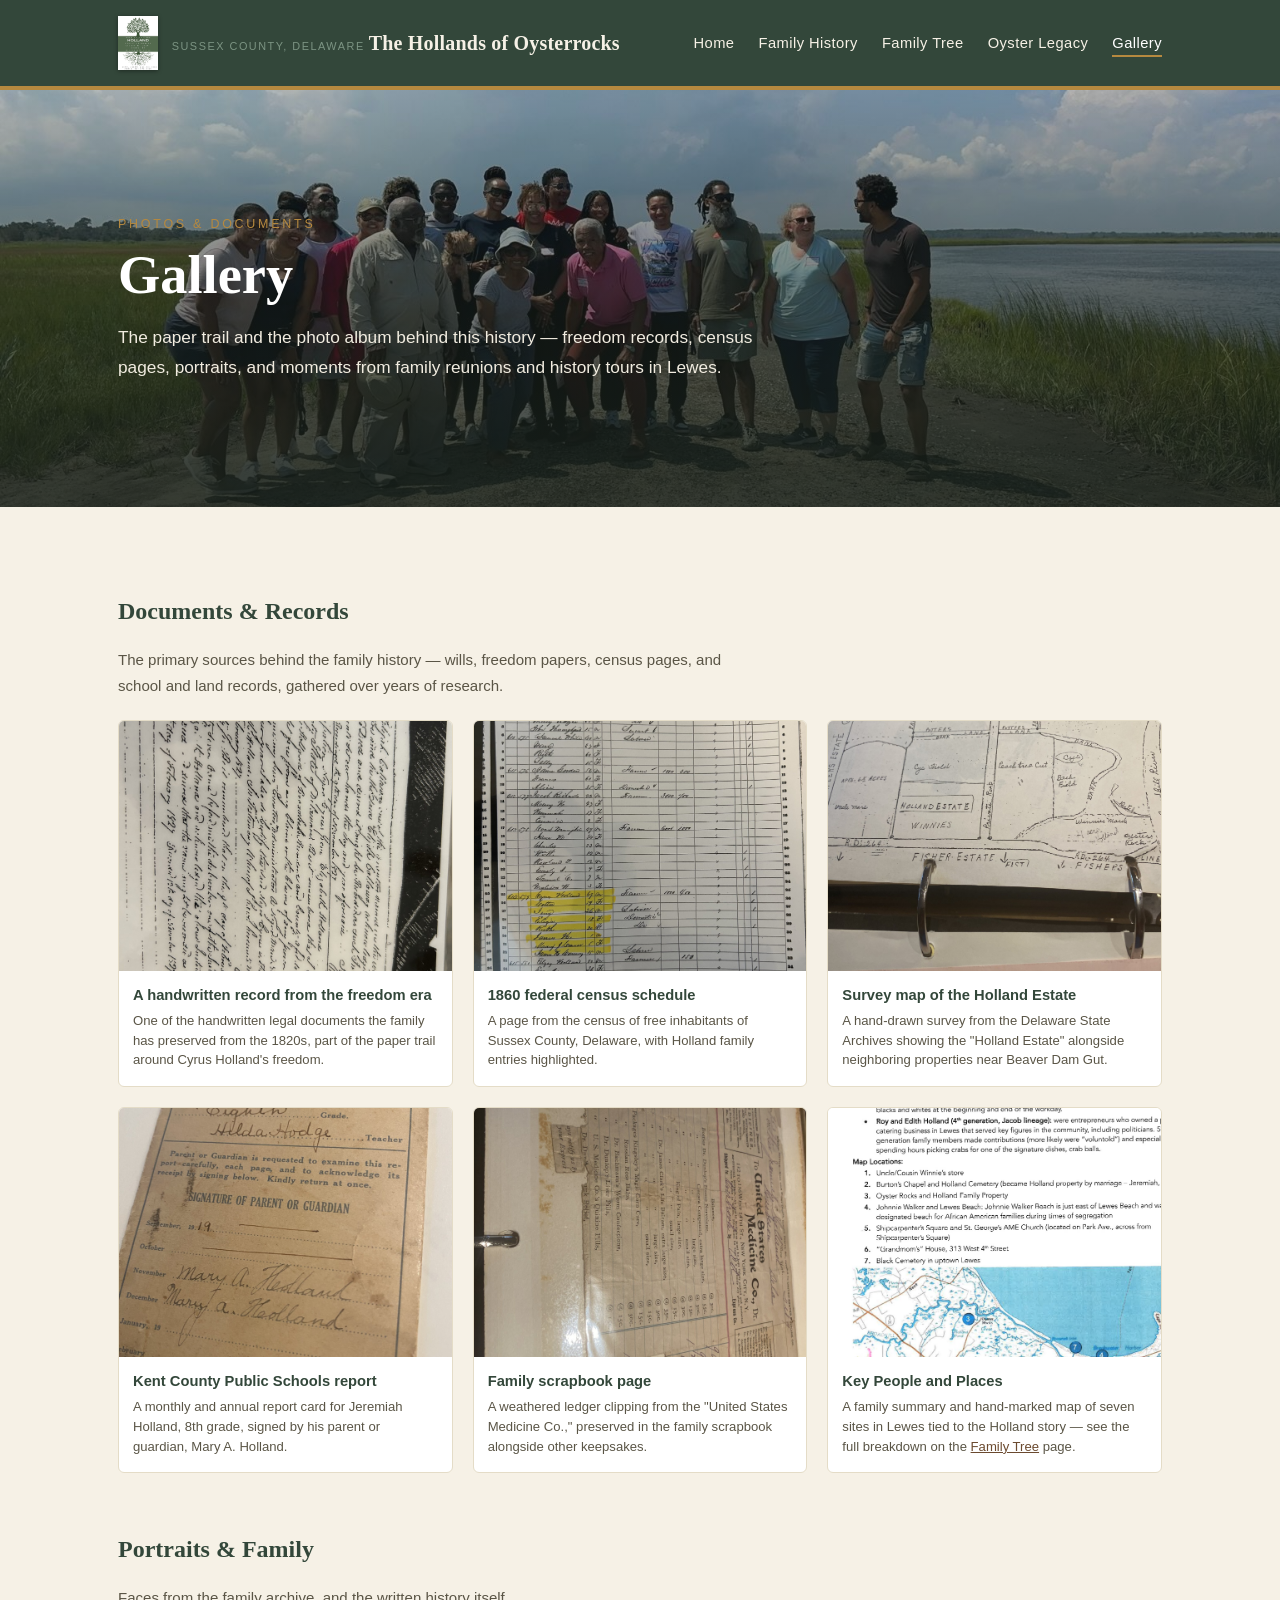
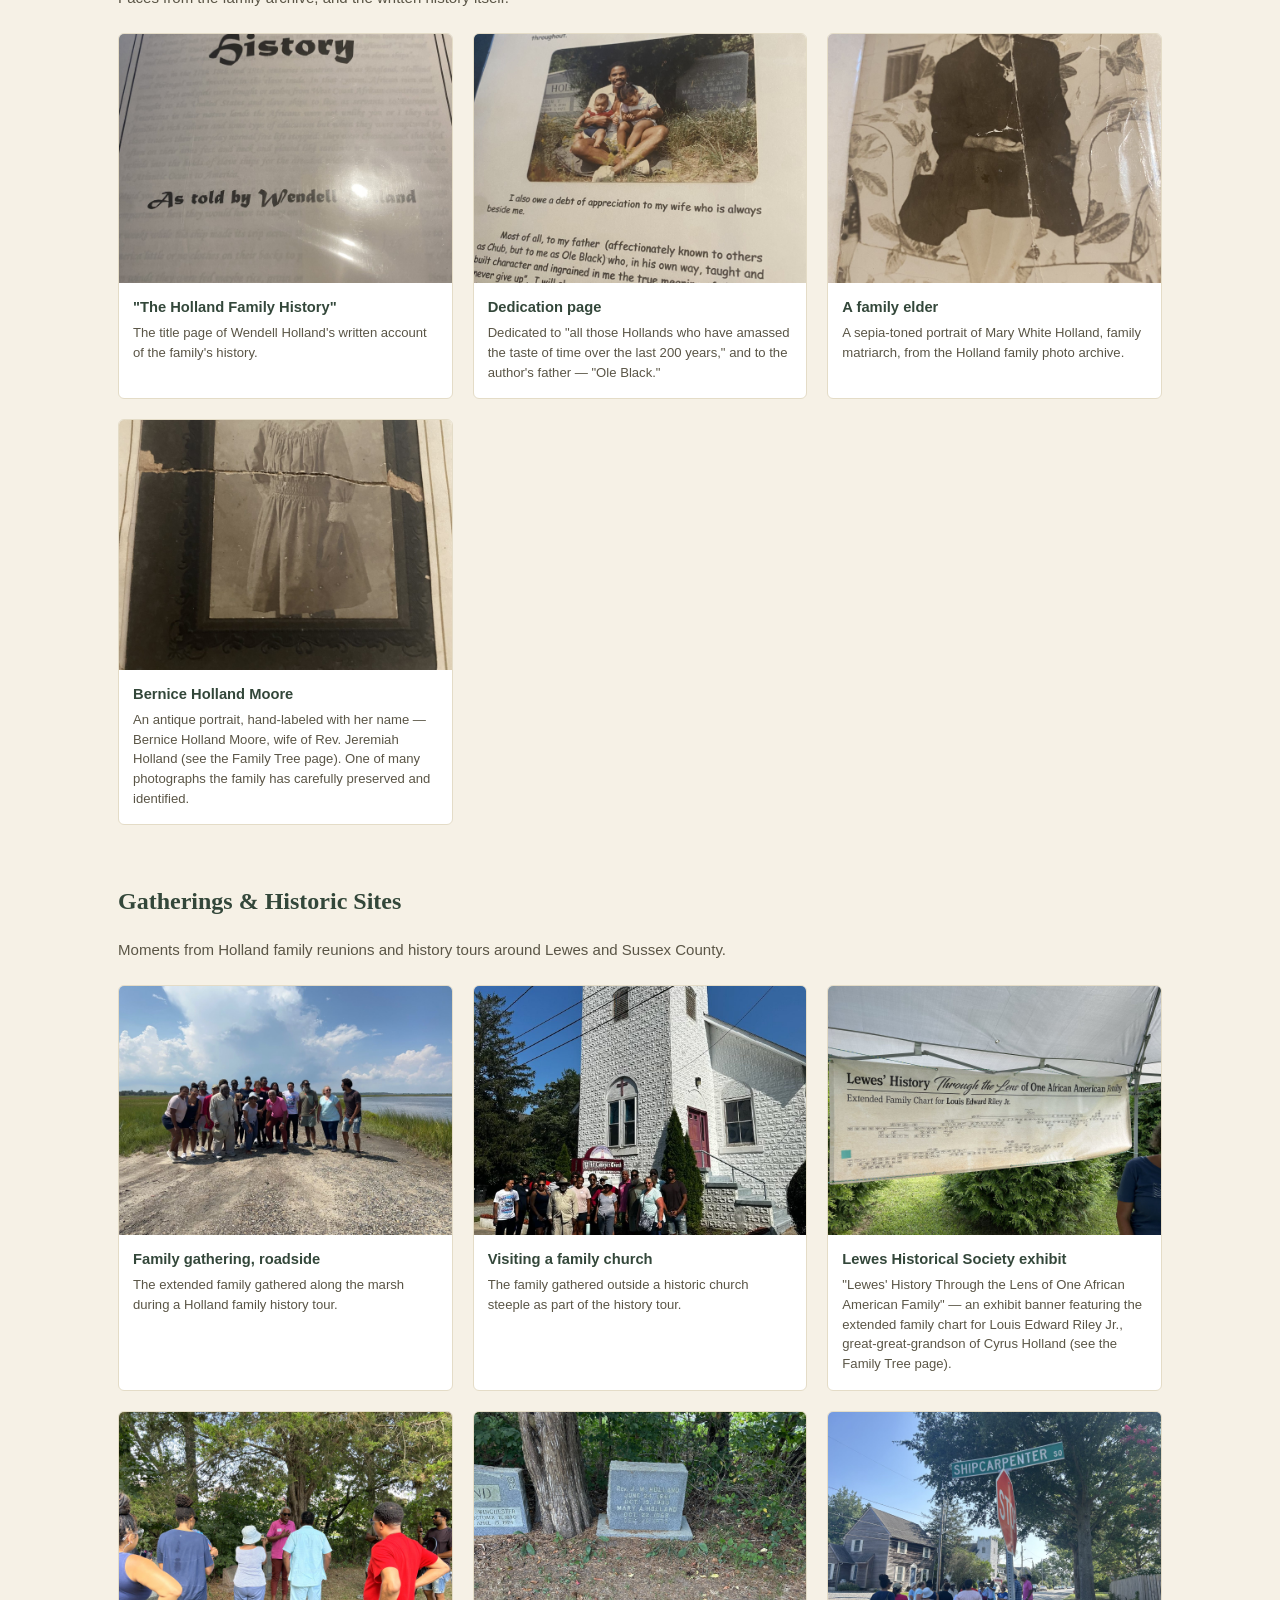
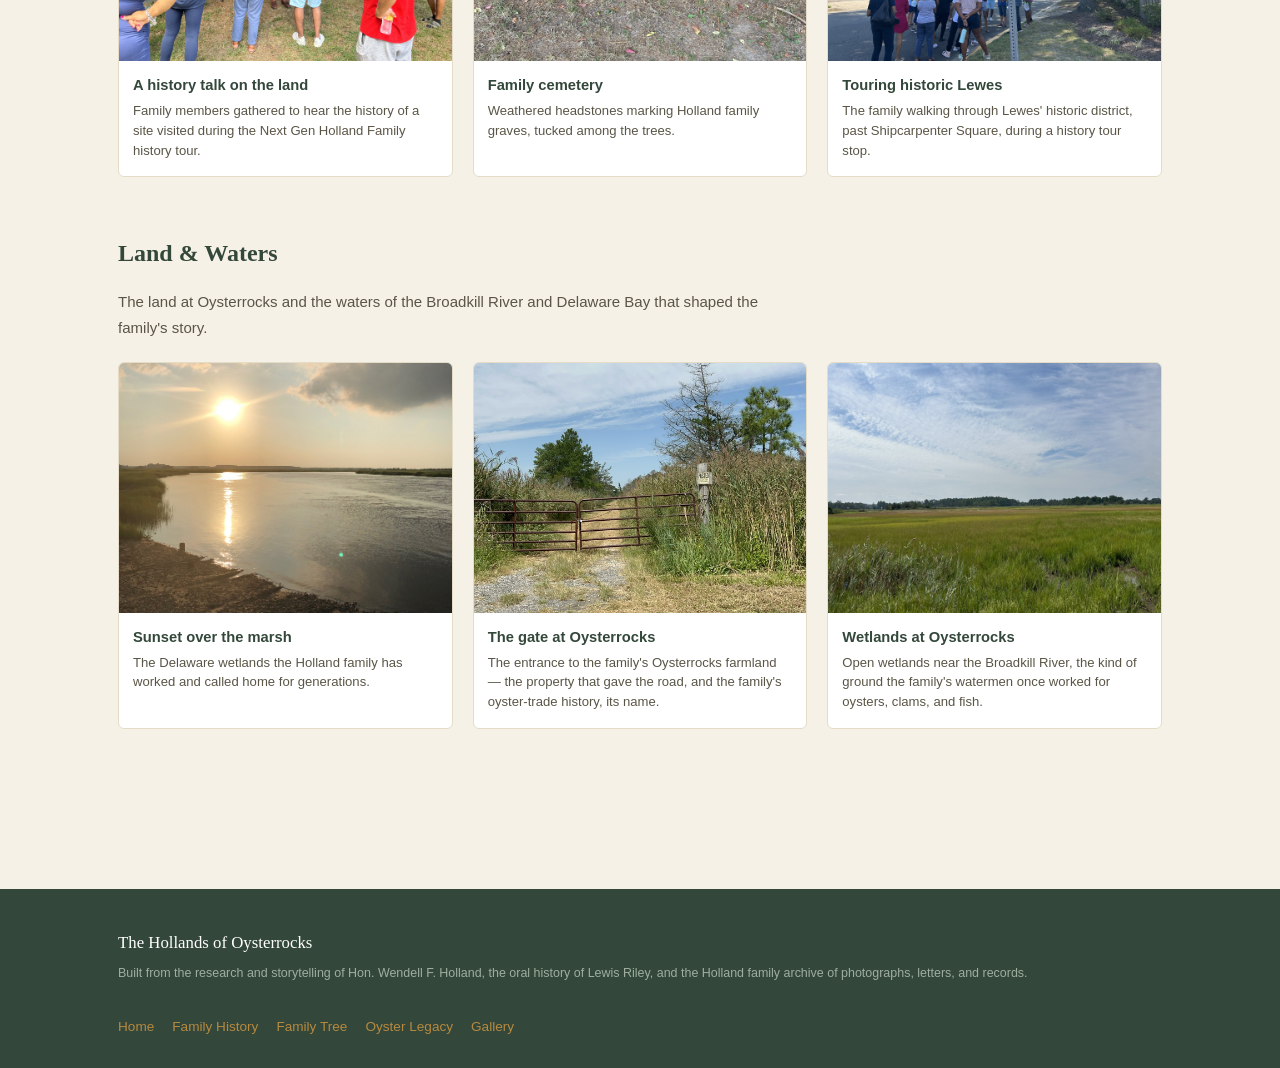
<file: gallery.html>
<!DOCTYPE html>
<html lang="en">
<head>
<meta charset="UTF-8">
<meta name="viewport" content="width=device-width, initial-scale=1.0">
<title>Gallery — The Hollands of Oysterrocks</title>
<meta name="description" content="Freedom papers, an 1860 census page, family portraits, gravestones, land, and photos from Holland family reunions and history tours in Lewes, Delaware.">
<link rel="stylesheet" href="style.css">
</head>
<body>

<header class="site-header">
  <div class="header-inner">
    <a class="brand" href="index.html">
      <img src="family-logo.jpg" alt="Holland family tree logo">
      <span class="brand-text">
        <span class="eyebrow">Sussex County, Delaware</span>
        <span class="title">The Hollands of Oysterrocks</span>
      </span>
    </a>
    <nav class="main-nav">
      <ul>
        <li><a href="index.html">Home</a></li>
        <li><a href="history.html">Family History</a></li>
        <li><a href="family-tree.html">Family Tree</a></li>
        <li><a href="oyster-legacy.html">Oyster Legacy</a></li>
        <li><a href="gallery.html" class="active">Gallery</a></li>
      </ul>
    </nav>
  </div>
</header>

<section class="hero page-hero" style="background-image: url('gathering-roadside.jpg');">
  <div class="hero-content">
    <div class="eyebrow">Photos &amp; Documents</div>
    <h1>Gallery</h1>
    <p class="lede">The paper trail and the photo album behind this history — freedom records, census pages, portraits, and moments from family reunions and history tours in Lewes.</p>
  </div>
</section>

<section>
  <div class="wrap">

    <div class="gallery-group">
      <h2>Documents &amp; Records</h2>
      <p class="group-desc">The primary sources behind the family history — wills, freedom papers, census pages, and school and land records, gathered over years of research.</p>
      <div class="gallery-grid">

        <div class="gallery-item">
          <div class="gimg"><img src="doc-freedom-record.jpg" alt="Handwritten legal document from the 1820s"></div>
          <div class="gcap">
            <div class="gtitle">A handwritten record from the freedom era</div>
            <div class="gdesc">One of the handwritten legal documents the family has preserved from the 1820s, part of the paper trail around Cyrus Holland's freedom.</div>
          </div>
        </div>

        <div class="gallery-item">
          <div class="gimg"><img src="doc-1860-census.jpg" alt="1860 federal census schedule page"></div>
          <div class="gcap">
            <div class="gtitle">1860 federal census schedule</div>
            <div class="gdesc">A page from the census of free inhabitants of Sussex County, Delaware, with Holland family entries highlighted.</div>
          </div>
        </div>

        <div class="gallery-item">
          <div class="gimg"><img src="doc-survey-map.jpg" alt="Hand-drawn land survey map"></div>
          <div class="gcap">
            <div class="gtitle">Survey map of the Holland Estate</div>
            <div class="gdesc">A hand-drawn survey from the Delaware State Archives showing the "Holland Estate" alongside neighboring properties near Beaver Dam Gut.</div>
          </div>
        </div>

        <div class="gallery-item">
          <div class="gimg"><img src="doc-school-report.jpg" alt="Kent County Public Schools report card"></div>
          <div class="gcap">
            <div class="gtitle">Kent County Public Schools report</div>
            <div class="gdesc">A monthly and annual report card for Jeremiah Holland, 8th grade, signed by his parent or guardian, Mary A. Holland.</div>
          </div>
        </div>

        <div class="gallery-item">
          <div class="gimg"><img src="doc-scrapbook.jpg" alt="Old scrapbook page with a United States Medicine Co. ledger clipping"></div>
          <div class="gcap">
            <div class="gtitle">Family scrapbook page</div>
            <div class="gdesc">A weathered ledger clipping from the "United States Medicine Co.," preserved in the family scrapbook alongside other keepsakes.</div>
          </div>
        </div>

        <div class="gallery-item">
          <div class="gimg"><img src="map-key-places.jpg" alt="Key People and Places in the Holland Family History, with hand-marked map"></div>
          <div class="gcap">
            <div class="gtitle">Key People and Places</div>
            <div class="gdesc">A family summary and hand-marked map of seven sites in Lewes tied to the Holland story — see the full breakdown on the <a href="family-tree.html">Family Tree</a> page.</div>
          </div>
        </div>

      </div>
    </div>

    <div class="gallery-group">
      <h2>Portraits &amp; Family</h2>
      <p class="group-desc">Faces from the family archive, and the written history itself.</p>
      <div class="gallery-grid">

        <div class="gallery-item">
          <div class="gimg"><img src="book-title-page.jpg" alt="Title page of The Holland Family History"></div>
          <div class="gcap">
            <div class="gtitle">"The Holland Family History"</div>
            <div class="gdesc">The title page of Wendell Holland's written account of the family's history.</div>
          </div>
        </div>

        <div class="gallery-item">
          <div class="gimg"><img src="book-dedication.jpg" alt="Dedication page with photo of a father and child"></div>
          <div class="gcap">
            <div class="gtitle">Dedication page</div>
            <div class="gdesc">Dedicated to "all those Hollands who have amassed the taste of time over the last 200 years," and to the author's father — "Ole Black."</div>
          </div>
        </div>

        <div class="gallery-item">
          <div class="gimg"><img src="portrait-ancestor-woman.jpg" alt="Sepia portrait of a Holland family elder"></div>
          <div class="gcap">
            <div class="gtitle">A family elder</div>
            <div class="gdesc">A sepia-toned portrait of Mary White Holland, family matriarch, from the Holland family photo archive.</div>
          </div>
        </div>

        <div class="gallery-item">
          <div class="gimg"><img src="portrait-bernice-holland-moore.jpg" alt="Antique photo of a young girl labeled Bernice Holland Moore"></div>
          <div class="gcap">
            <div class="gtitle">Bernice Holland Moore</div>
            <div class="gdesc">An antique portrait, hand-labeled with her name — Bernice Holland Moore, wife of Rev. Jeremiah Holland (see the Family Tree page). One of many photographs the family has carefully preserved and identified.</div>
          </div>
        </div>

      </div>
    </div>

    <div class="gallery-group">
      <h2>Gatherings &amp; Historic Sites</h2>
      <p class="group-desc">Moments from Holland family reunions and history tours around Lewes and Sussex County.</p>
      <div class="gallery-grid">

        <div class="gallery-item">
          <div class="gimg"><img src="gathering-roadside.jpg" alt="Family group photo on a dirt road by the marsh"></div>
          <div class="gcap">
            <div class="gtitle">Family gathering, roadside</div>
            <div class="gdesc">The extended family gathered along the marsh during a Holland family history tour.</div>
          </div>
        </div>

        <div class="gallery-item">
          <div class="gimg"><img src="gathering-church.jpg" alt="Family group at a white church with a steeple"></div>
          <div class="gcap">
            <div class="gtitle">Visiting a family church</div>
            <div class="gdesc">The family gathered outside a historic church steeple as part of the history tour.</div>
          </div>
        </div>

        <div class="gallery-item">
          <div class="gimg"><img src="tour-banner.jpg" alt="Lewes Historical Society exhibit banner"></div>
          <div class="gcap">
            <div class="gtitle">Lewes Historical Society exhibit</div>
            <div class="gdesc">"Lewes' History Through the Lens of One African American Family" — an exhibit banner featuring the extended family chart for Louis Edward Riley Jr., great-great-grandson of Cyrus Holland (see the Family Tree page).</div>
          </div>
        </div>

        <div class="gallery-item">
          <div class="gimg"><img src="tour-cemetery-talk.jpg" alt="Family group listening to a talk near trees"></div>
          <div class="gcap">
            <div class="gtitle">A history talk on the land</div>
            <div class="gdesc">Family members gathered to hear the history of a site visited during the Next Gen Holland Family history tour.</div>
          </div>
        </div>

        <div class="gallery-item">
          <div class="gimg"><img src="family-cemetery.jpg" alt="Two weathered Holland family gravestones"></div>
          <div class="gcap">
            <div class="gtitle">Family cemetery</div>
            <div class="gdesc">Weathered headstones marking Holland family graves, tucked among the trees.</div>
          </div>
        </div>

        <div class="gallery-item">
          <div class="gimg"><img src="tour-lewes-street.jpg" alt="Group walking past Shipcarpenter Square street sign in Lewes"></div>
          <div class="gcap">
            <div class="gtitle">Touring historic Lewes</div>
            <div class="gdesc">The family walking through Lewes' historic district, past Shipcarpenter Square, during a history tour stop.</div>
          </div>
        </div>

      </div>
    </div>

    <div class="gallery-group">
      <h2>Land &amp; Waters</h2>
      <p class="group-desc">The land at Oysterrocks and the waters of the Broadkill River and Delaware Bay that shaped the family's story.</p>
      <div class="gallery-grid">

        <div class="gallery-item">
          <div class="gimg"><img src="hero-sunset.jpg" alt="Sunset over marshland and water"></div>
          <div class="gcap">
            <div class="gtitle">Sunset over the marsh</div>
            <div class="gdesc">The Delaware wetlands the Holland family has worked and called home for generations.</div>
          </div>
        </div>

        <div class="gallery-item">
          <div class="gimg"><img src="land-gate.jpg" alt="Farm gate onto the Oysterrocks land"></div>
          <div class="gcap">
            <div class="gtitle">The gate at Oysterrocks</div>
            <div class="gdesc">The entrance to the family's Oysterrocks farmland — the property that gave the road, and the family's oyster-trade history, its name.</div>
          </div>
        </div>

        <div class="gallery-item">
          <div class="gimg"><img src="land-marsh.jpg" alt="Open marsh grass field under a wide sky"></div>
          <div class="gcap">
            <div class="gtitle">Wetlands at Oysterrocks</div>
            <div class="gdesc">Open wetlands near the Broadkill River, the kind of ground the family's watermen once worked for oysters, clams, and fish.</div>
          </div>
        </div>

      </div>
    </div>

  </div>
</section>

<footer class="site-footer">
  <div class="wrap">
    <div>
      <div class="title" style="font-family: var(--serif); font-size:1.05rem; color:#fff; margin-bottom:6px;">The Hollands of Oysterrocks</div>
      <p class="foot-tag">Built from the research and storytelling of Hon. Wendell F. Holland, the oral history of Lewis Riley, and the Holland family archive of photographs, letters, and records.</p>
    </div>
    <ul class="foot-nav">
      <li><a href="index.html">Home</a></li>
      <li><a href="history.html">Family History</a></li>
      <li><a href="family-tree.html">Family Tree</a></li>
      <li><a href="oyster-legacy.html">Oyster Legacy</a></li>
      <li><a href="gallery.html">Gallery</a></li>
    </ul>
  </div>
</footer>

</body>
</html>
</file>
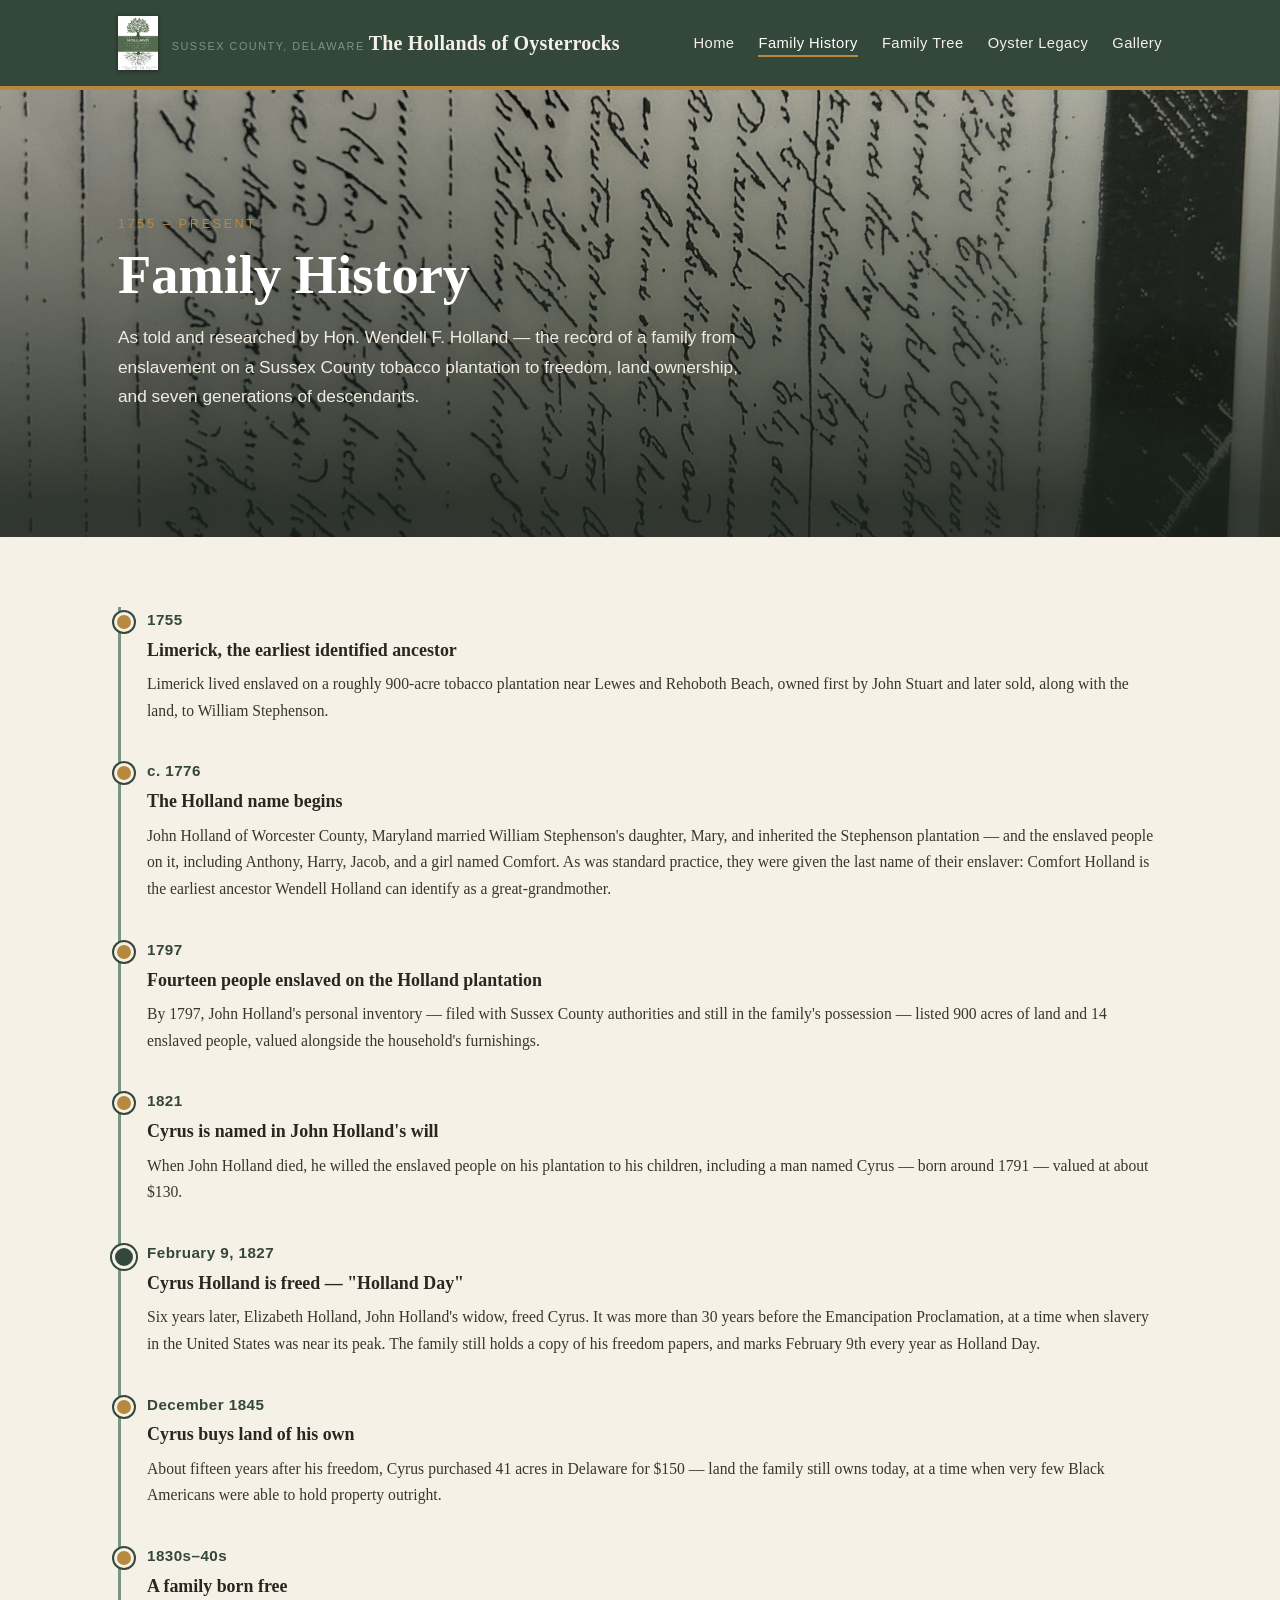
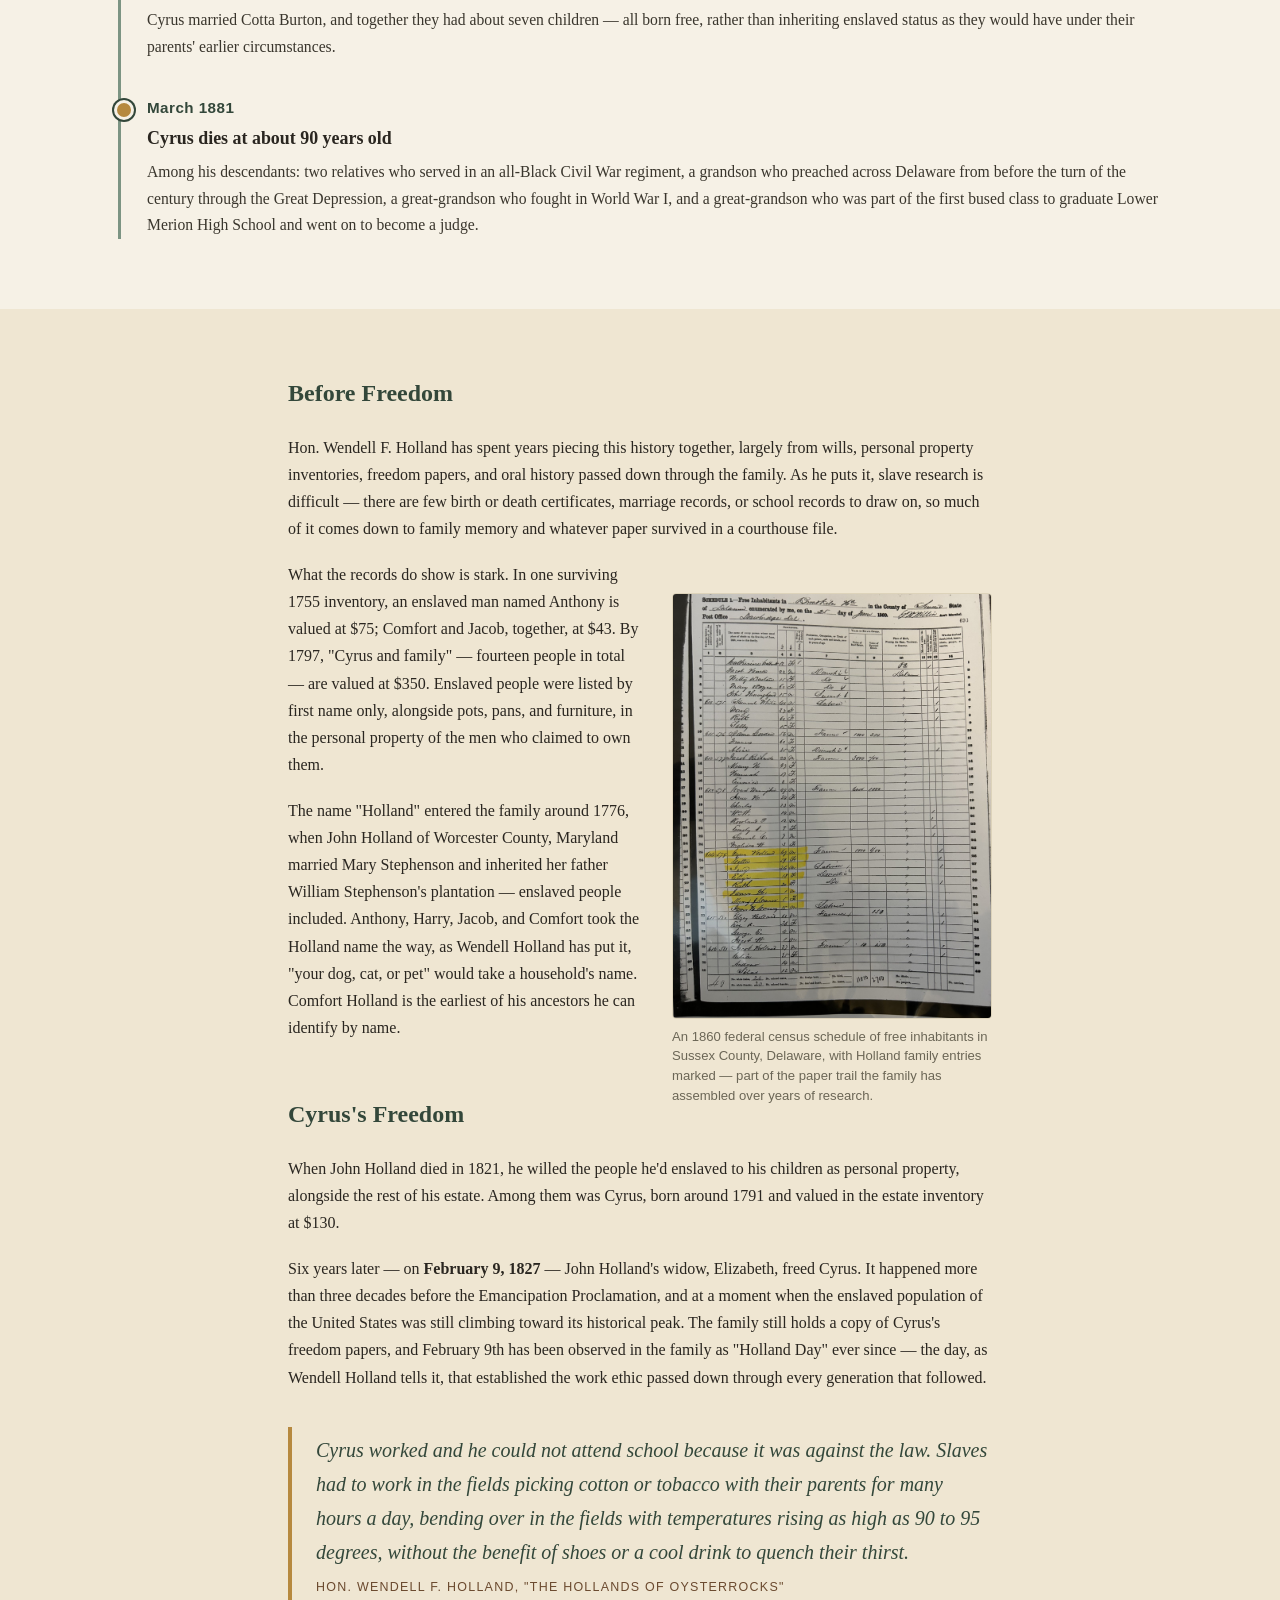
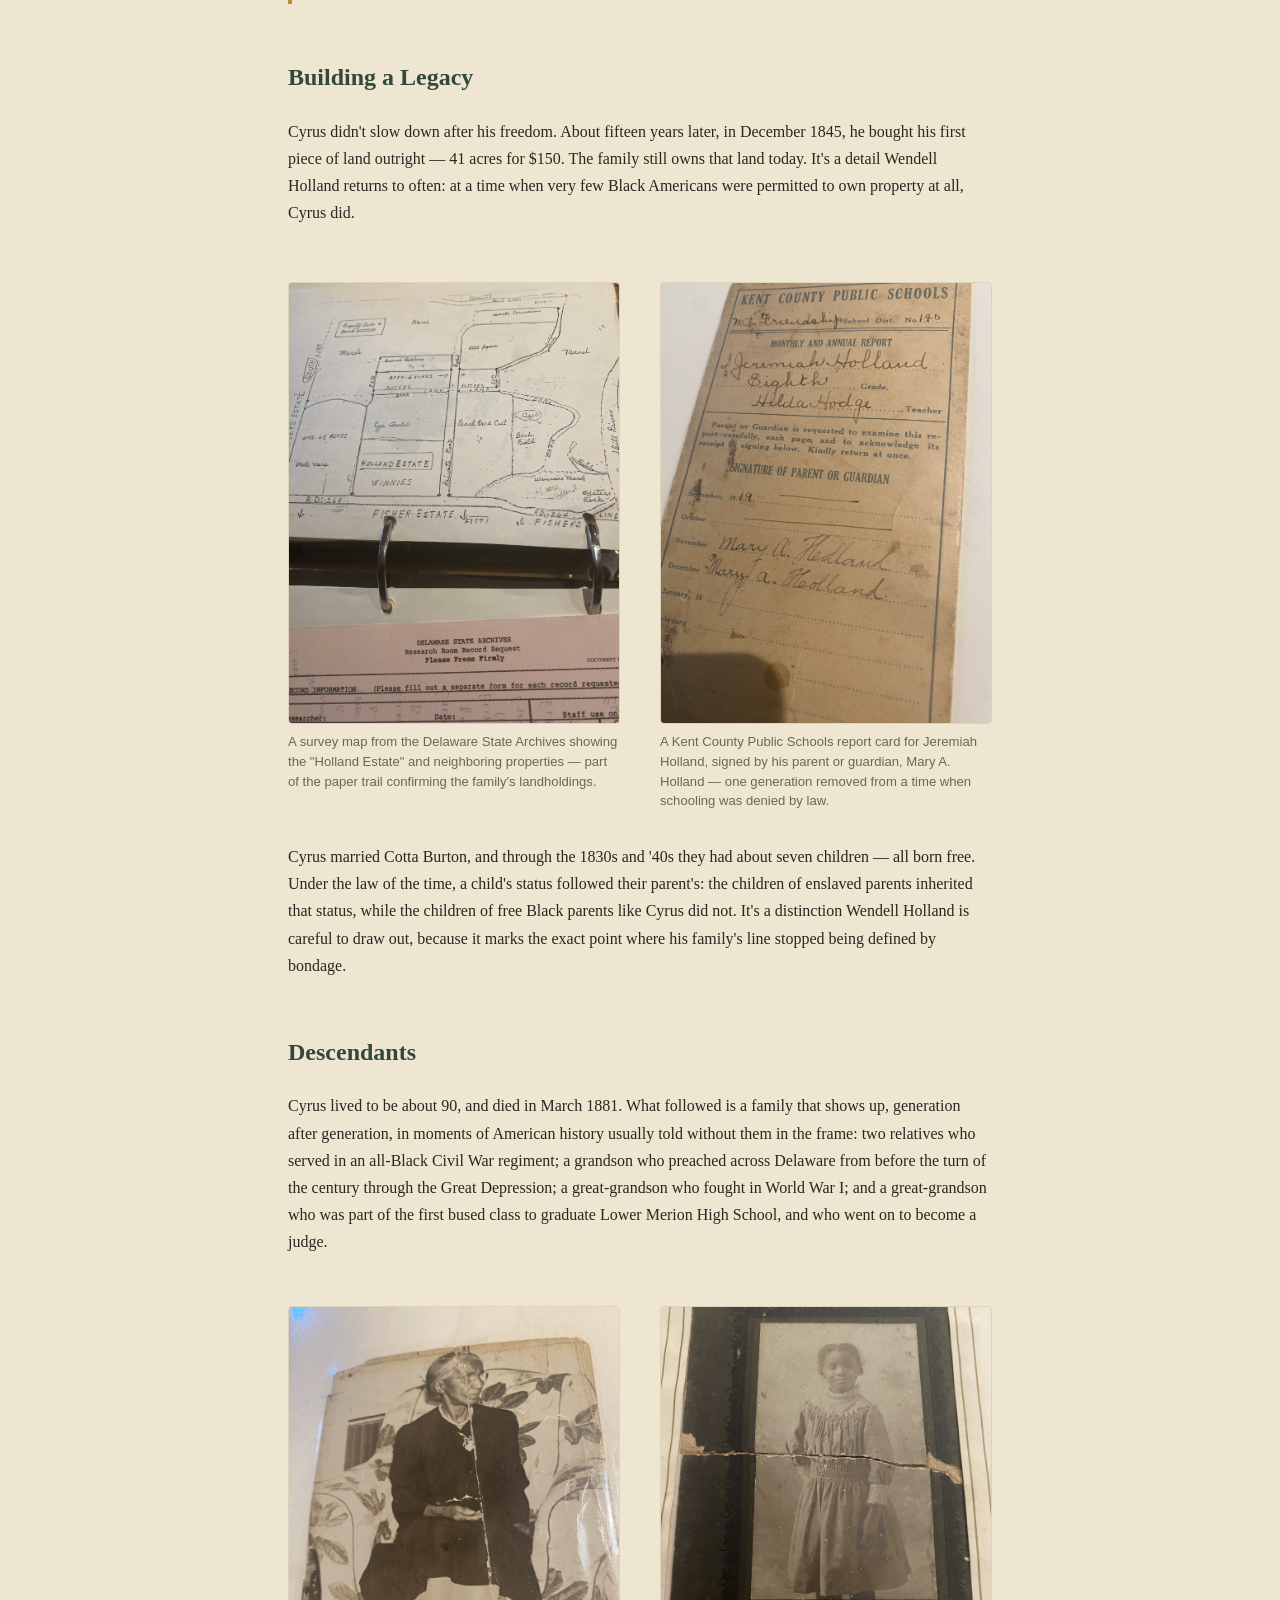
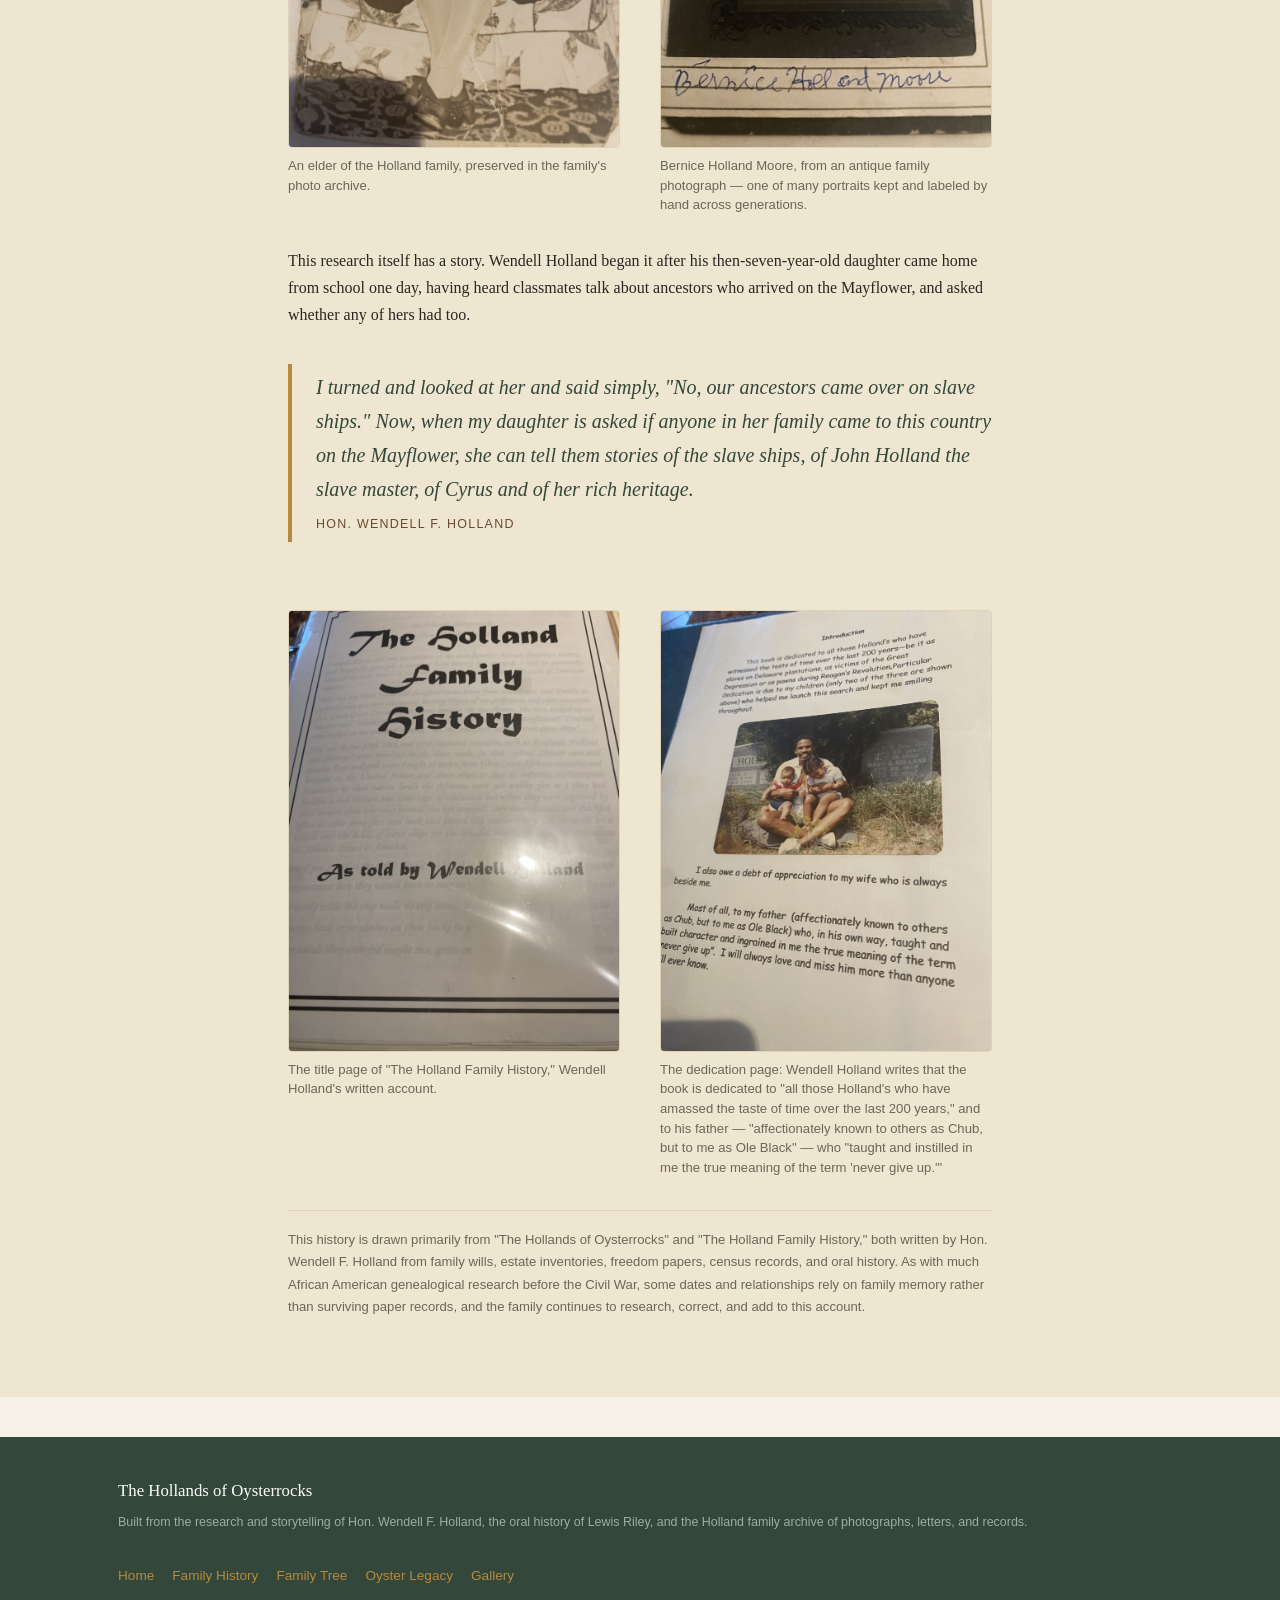
<file: history.html>
<!DOCTYPE html>
<html lang="en">
<head>
<meta charset="UTF-8">
<meta name="viewport" content="width=device-width, initial-scale=1.0">
<title>Family History — The Hollands of Oysterrocks</title>
<meta name="description" content="From Limerick, enslaved in 1755, to Cyrus Holland's freedom on February 9, 1827, to seven generations of descendants — the researched history of the Holland family of Sussex County, Delaware.">
<link rel="stylesheet" href="style.css">
</head>
<body>

<header class="site-header">
  <div class="header-inner">
    <a class="brand" href="index.html">
      <img src="family-logo.jpg" alt="Holland family tree logo">
      <span class="brand-text">
        <span class="eyebrow">Sussex County, Delaware</span>
        <span class="title">The Hollands of Oysterrocks</span>
      </span>
    </a>
    <nav class="main-nav">
      <ul>
        <li><a href="index.html">Home</a></li>
        <li><a href="history.html" class="active">Family History</a></li>
        <li><a href="family-tree.html">Family Tree</a></li>
        <li><a href="oyster-legacy.html">Oyster Legacy</a></li>
        <li><a href="gallery.html">Gallery</a></li>
      </ul>
    </nav>
  </div>
</header>

<section class="hero page-hero" style="background-image: url('doc-freedom-record.jpg');">
  <div class="hero-content">
    <div class="eyebrow">1755 – Present</div>
    <h1>Family History</h1>
    <p class="lede">As told and researched by Hon. Wendell F. Holland — the record of a family from enslavement on a Sussex County tobacco plantation to freedom, land ownership, and seven generations of descendants.</p>
  </div>
</section>

<section class="tight">
  <div class="wrap">
    <div class="timeline">

      <div class="timeline-item">
        <div class="timeline-year">1755</div>
        <h4>Limerick, the earliest identified ancestor</h4>
        <p>Limerick lived enslaved on a roughly 900-acre tobacco plantation near Lewes and Rehoboth Beach, owned first by John Stuart and later sold, along with the land, to William Stephenson.</p>
      </div>

      <div class="timeline-item">
        <div class="timeline-year">c. 1776</div>
        <h4>The Holland name begins</h4>
        <p>John Holland of Worcester County, Maryland married William Stephenson's daughter, Mary, and inherited the Stephenson plantation — and the enslaved people on it, including Anthony, Harry, Jacob, and a girl named Comfort. As was standard practice, they were given the last name of their enslaver: Comfort Holland is the earliest ancestor Wendell Holland can identify as a great-grandmother.</p>
      </div>

      <div class="timeline-item">
        <div class="timeline-year">1797</div>
        <h4>Fourteen people enslaved on the Holland plantation</h4>
        <p>By 1797, John Holland's personal inventory — filed with Sussex County authorities and still in the family's possession — listed 900 acres of land and 14 enslaved people, valued alongside the household's furnishings.</p>
      </div>

      <div class="timeline-item">
        <div class="timeline-year">1821</div>
        <h4>Cyrus is named in John Holland's will</h4>
        <p>When John Holland died, he willed the enslaved people on his plantation to his children, including a man named Cyrus — born around 1791 — valued at about $130.</p>
      </div>

      <div class="timeline-item milestone">
        <div class="timeline-year">February 9, 1827</div>
        <h4>Cyrus Holland is freed — "Holland Day"</h4>
        <p>Six years later, Elizabeth Holland, John Holland's widow, freed Cyrus. It was more than 30 years before the Emancipation Proclamation, at a time when slavery in the United States was near its peak. The family still holds a copy of his freedom papers, and marks February 9th every year as Holland Day.</p>
      </div>

      <div class="timeline-item">
        <div class="timeline-year">December 1845</div>
        <h4>Cyrus buys land of his own</h4>
        <p>About fifteen years after his freedom, Cyrus purchased 41 acres in Delaware for $150 — land the family still owns today, at a time when very few Black Americans were able to hold property outright.</p>
      </div>

      <div class="timeline-item">
        <div class="timeline-year">1830s–40s</div>
        <h4>A family born free</h4>
        <p>Cyrus married Cotta Burton, and together they had about seven children — all born free, rather than inheriting enslaved status as they would have under their parents' earlier circumstances.</p>
      </div>

      <div class="timeline-item">
        <div class="timeline-year">March 1881</div>
        <h4>Cyrus dies at about 90 years old</h4>
        <p>Among his descendants: two relatives who served in an all-Black Civil War regiment, a grandson who preached across Delaware from before the turn of the century through the Great Depression, a great-grandson who fought in World War I, and a great-grandson who was part of the first bused class to graduate Lower Merion High School and went on to become a judge.</p>
      </div>

    </div>
  </div>
</section>

<section class="alt">
  <div class="wrap prose">

    <h2>Before Freedom</h2>
    <p>Hon. Wendell F. Holland has spent years piecing this history together, largely from wills, personal property inventories, freedom papers, and oral history passed down through the family. As he puts it, slave research is difficult — there are few birth or death certificates, marriage records, or school records to draw on, so much of it comes down to family memory and whatever paper survived in a courthouse file.</p>

    <div class="figure float-right">
      <img src="doc-1860-census.jpg" alt="1860 federal census page listing free inhabitants of Sussex County, Delaware">
      <figcaption>An 1860 federal census schedule of free inhabitants in Sussex County, Delaware, with Holland family entries marked — part of the paper trail the family has assembled over years of research.</figcaption>
    </div>

    <p>What the records do show is stark. In one surviving 1755 inventory, an enslaved man named Anthony is valued at $75; Comfort and Jacob, together, at $43. By 1797, "Cyrus and family" — fourteen people in total — are valued at $350. Enslaved people were listed by first name only, alongside pots, pans, and furniture, in the personal property of the men who claimed to own them.</p>

    <p>The name "Holland" entered the family around 1776, when John Holland of Worcester County, Maryland married Mary Stephenson and inherited her father William Stephenson's plantation — enslaved people included. Anthony, Harry, Jacob, and Comfort took the Holland name the way, as Wendell Holland has put it, "your dog, cat, or pet" would take a household's name. Comfort Holland is the earliest of his ancestors he can identify by name.</p>

    <h2>Cyrus's Freedom</h2>
    <p>When John Holland died in 1821, he willed the people he'd enslaved to his children as personal property, alongside the rest of his estate. Among them was Cyrus, born around 1791 and valued in the estate inventory at $130.</p>

    <p>Six years later — on <strong>February 9, 1827</strong> — John Holland's widow, Elizabeth, freed Cyrus. It happened more than three decades before the Emancipation Proclamation, and at a moment when the enslaved population of the United States was still climbing toward its historical peak. The family still holds a copy of Cyrus's freedom papers, and February 9th has been observed in the family as "Holland Day" ever since — the day, as Wendell Holland tells it, that established the work ethic passed down through every generation that followed.</p>

    <blockquote class="pull">
      Cyrus worked and he could not attend school because it was against the law. Slaves had to work in the fields picking cotton or tobacco with their parents for many hours a day, bending over in the fields with temperatures rising as high as 90 to 95 degrees, without the benefit of shoes or a cool drink to quench their thirst.
      <cite>Hon. Wendell F. Holland, "The Hollands of Oysterrocks"</cite>
    </blockquote>

    <h2>Building a Legacy</h2>
    <p>Cyrus didn't slow down after his freedom. About fifteen years later, in December 1845, he bought his first piece of land outright — 41 acres for $150. The family still owns that land today. It's a detail Wendell Holland returns to often: at a time when very few Black Americans were permitted to own property at all, Cyrus did.</p>

    <div class="two-col" style="margin-top: 1.5em;">
      <div class="figure">
        <img src="doc-survey-map.jpg" alt="Hand-drawn survey map showing the Holland Estate">
        <figcaption>A survey map from the Delaware State Archives showing the "Holland Estate" and neighboring properties — part of the paper trail confirming the family's landholdings.</figcaption>
      </div>
      <div class="figure">
        <img src="doc-school-report.jpg" alt="Kent County Public Schools monthly report card for Jeremiah Holland">
        <figcaption>A Kent County Public Schools report card for Jeremiah Holland, signed by his parent or guardian, Mary A. Holland — one generation removed from a time when schooling was denied by law.</figcaption>
      </div>
    </div>

    <p>Cyrus married Cotta Burton, and through the 1830s and '40s they had about seven children — all born free. Under the law of the time, a child's status followed their parent's: the children of enslaved parents inherited that status, while the children of free Black parents like Cyrus did not. It's a distinction Wendell Holland is careful to draw out, because it marks the exact point where his family's line stopped being defined by bondage.</p>

    <h2>Descendants</h2>
    <p>Cyrus lived to be about 90, and died in March 1881. What followed is a family that shows up, generation after generation, in moments of American history usually told without them in the frame: two relatives who served in an all-Black Civil War regiment; a grandson who preached across Delaware from before the turn of the century through the Great Depression; a great-grandson who fought in World War I; and a great-grandson who was part of the first bused class to graduate Lower Merion High School, and who went on to become a judge.</p>

    <div class="two-col">
      <div class="figure">
        <img src="portrait-ancestor-woman.jpg" alt="Sepia-toned portrait of a Holland family elder">
        <figcaption>An elder of the Holland family, preserved in the family's photo archive.</figcaption>
      </div>
      <div class="figure">
        <img src="portrait-bernice-holland-moore.jpg" alt="Antique photo of a young girl, labeled Bernice Holland Moore">
        <figcaption>Bernice Holland Moore, from an antique family photograph — one of many portraits kept and labeled by hand across generations.</figcaption>
      </div>
    </div>

    <p>This research itself has a story. Wendell Holland began it after his then-seven-year-old daughter came home from school one day, having heard classmates talk about ancestors who arrived on the Mayflower, and asked whether any of hers had too.</p>

    <blockquote class="pull">
      I turned and looked at her and said simply, "No, our ancestors came over on slave ships." Now, when my daughter is asked if anyone in her family came to this country on the Mayflower, she can tell them stories of the slave ships, of John Holland the slave master, of Cyrus and of her rich heritage.
      <cite>Hon. Wendell F. Holland</cite>
    </blockquote>

    <div class="two-col">
      <div class="figure">
        <img src="book-title-page.jpg" alt="Title page: The Holland Family History, as told by Wendell Holland">
        <figcaption>The title page of "The Holland Family History," Wendell Holland's written account.</figcaption>
      </div>
      <div class="figure">
        <img src="book-dedication.jpg" alt="Dedication page with a photograph of a father and child">
        <figcaption>The dedication page: Wendell Holland writes that the book is dedicated to "all those Holland's who have amassed the taste of time over the last 200 years," and to his father — "affectionately known to others as Chub, but to me as Ole Black" — who "taught and instilled in me the true meaning of the term 'never give up.'"</figcaption>
      </div>
    </div>

    <p class="source-note">This history is drawn primarily from "The Hollands of Oysterrocks" and "The Holland Family History," both written by Hon. Wendell F. Holland from family wills, estate inventories, freedom papers, census records, and oral history. As with much African American genealogical research before the Civil War, some dates and relationships rely on family memory rather than surviving paper records, and the family continues to research, correct, and add to this account.</p>

  </div>
</section>

<footer class="site-footer">
  <div class="wrap">
    <div>
      <div class="title" style="font-family: var(--serif); font-size:1.05rem; color:#fff; margin-bottom:6px;">The Hollands of Oysterrocks</div>
      <p class="foot-tag">Built from the research and storytelling of Hon. Wendell F. Holland, the oral history of Lewis Riley, and the Holland family archive of photographs, letters, and records.</p>
    </div>
    <ul class="foot-nav">
      <li><a href="index.html">Home</a></li>
      <li><a href="history.html">Family History</a></li>
      <li><a href="family-tree.html">Family Tree</a></li>
      <li><a href="oyster-legacy.html">Oyster Legacy</a></li>
      <li><a href="gallery.html">Gallery</a></li>
    </ul>
  </div>
</footer>

</body>
</html>
</file>
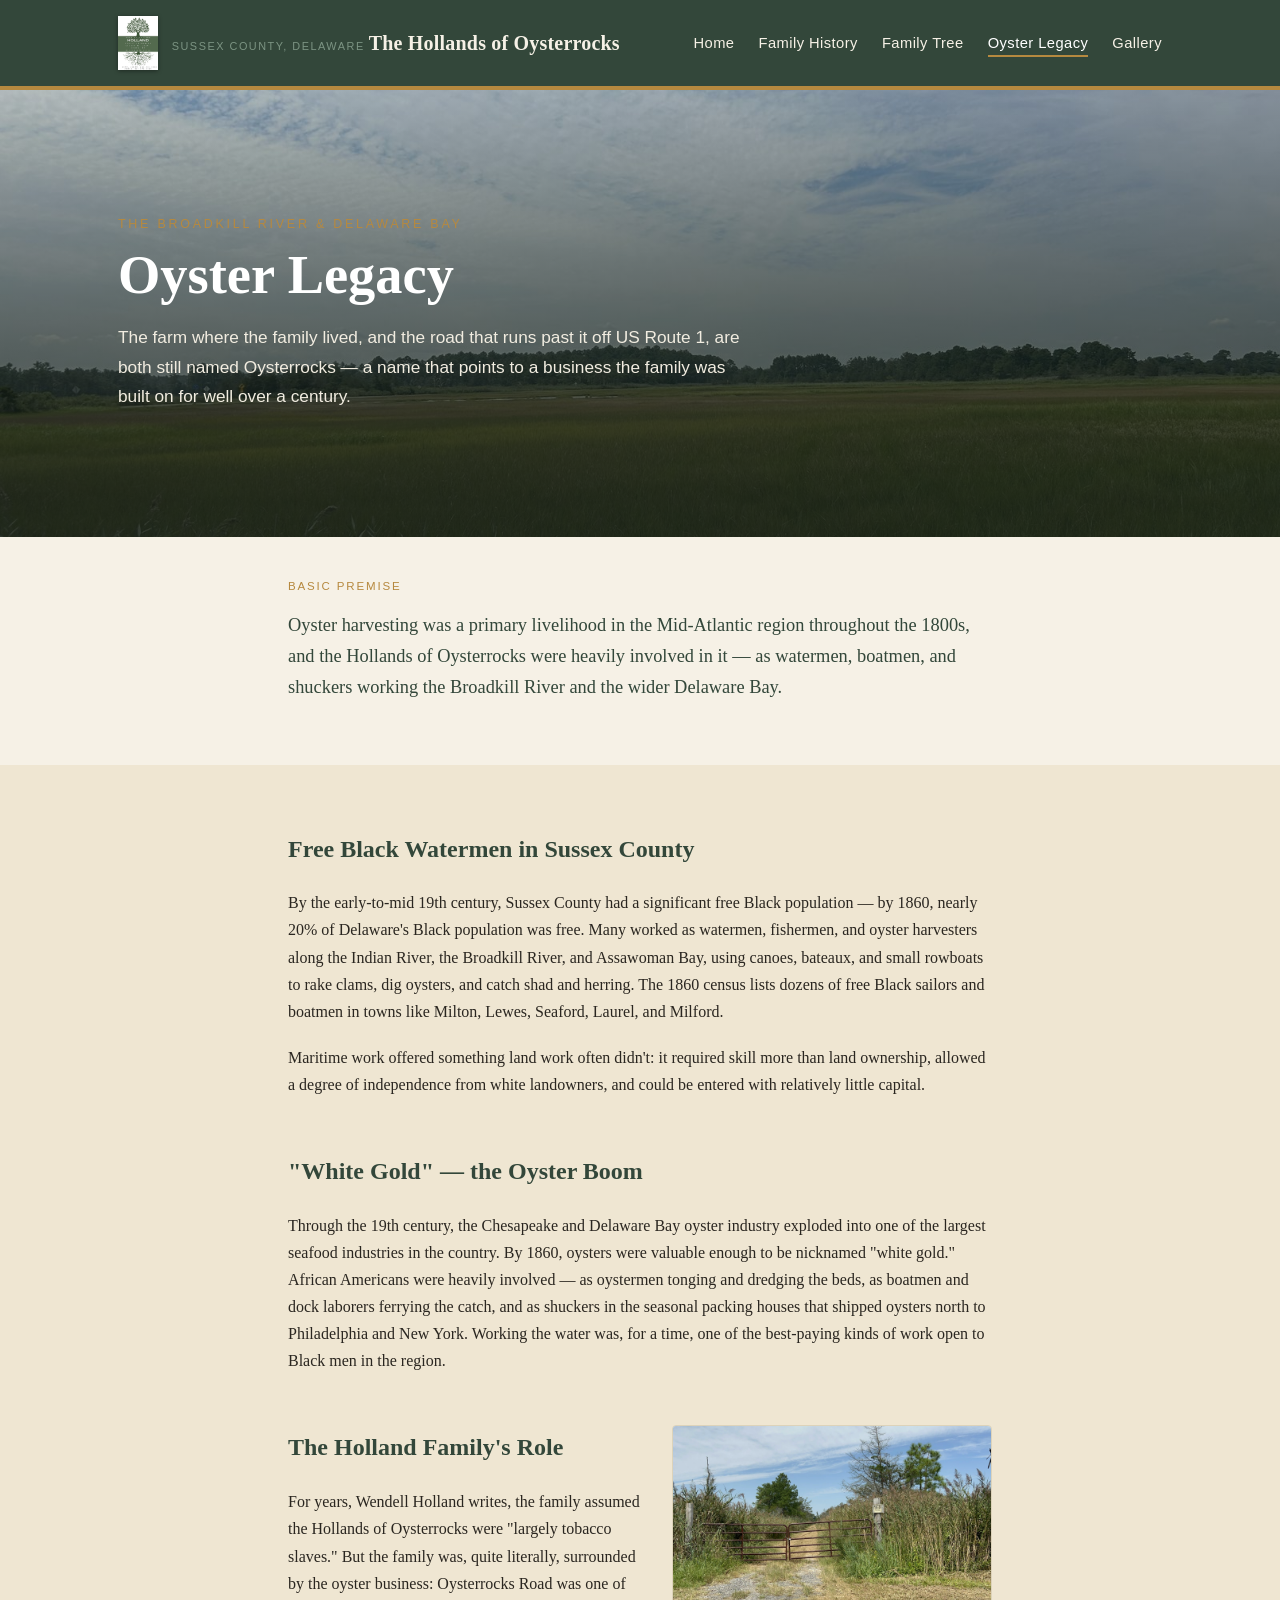
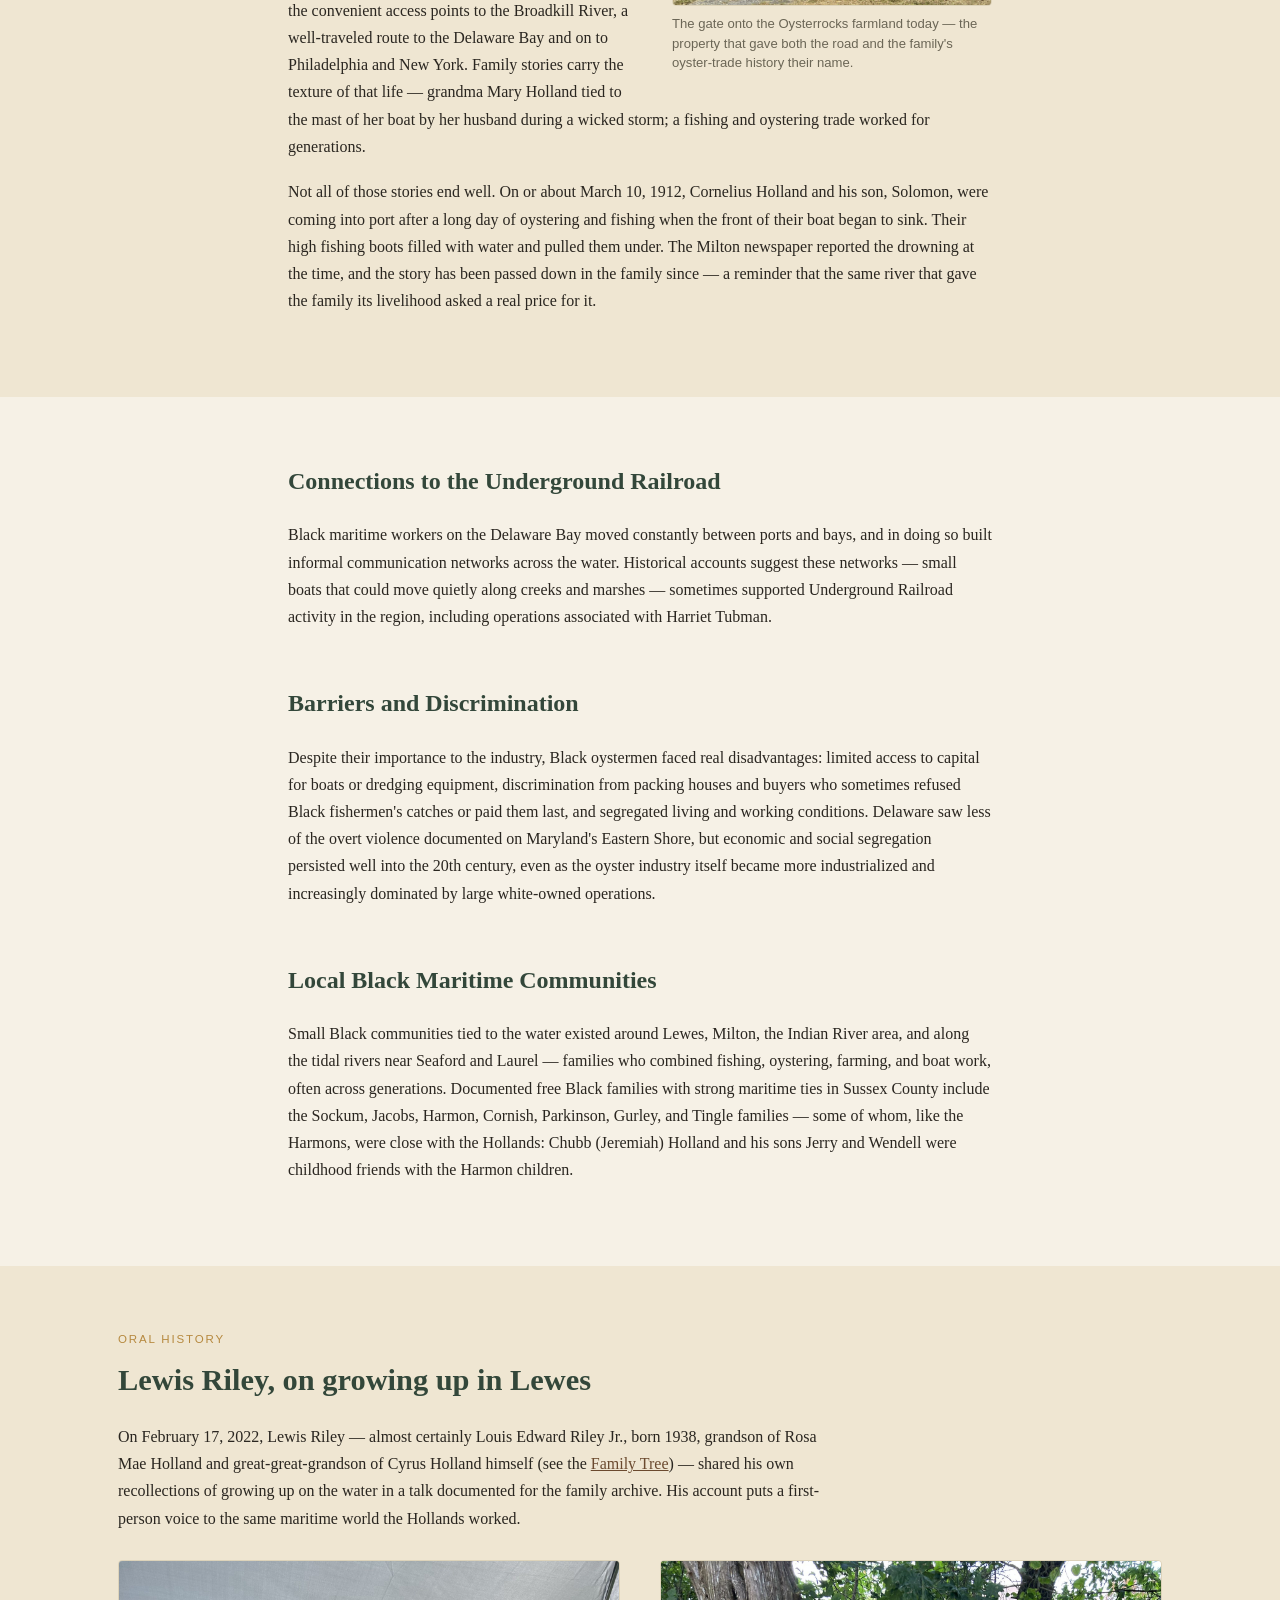
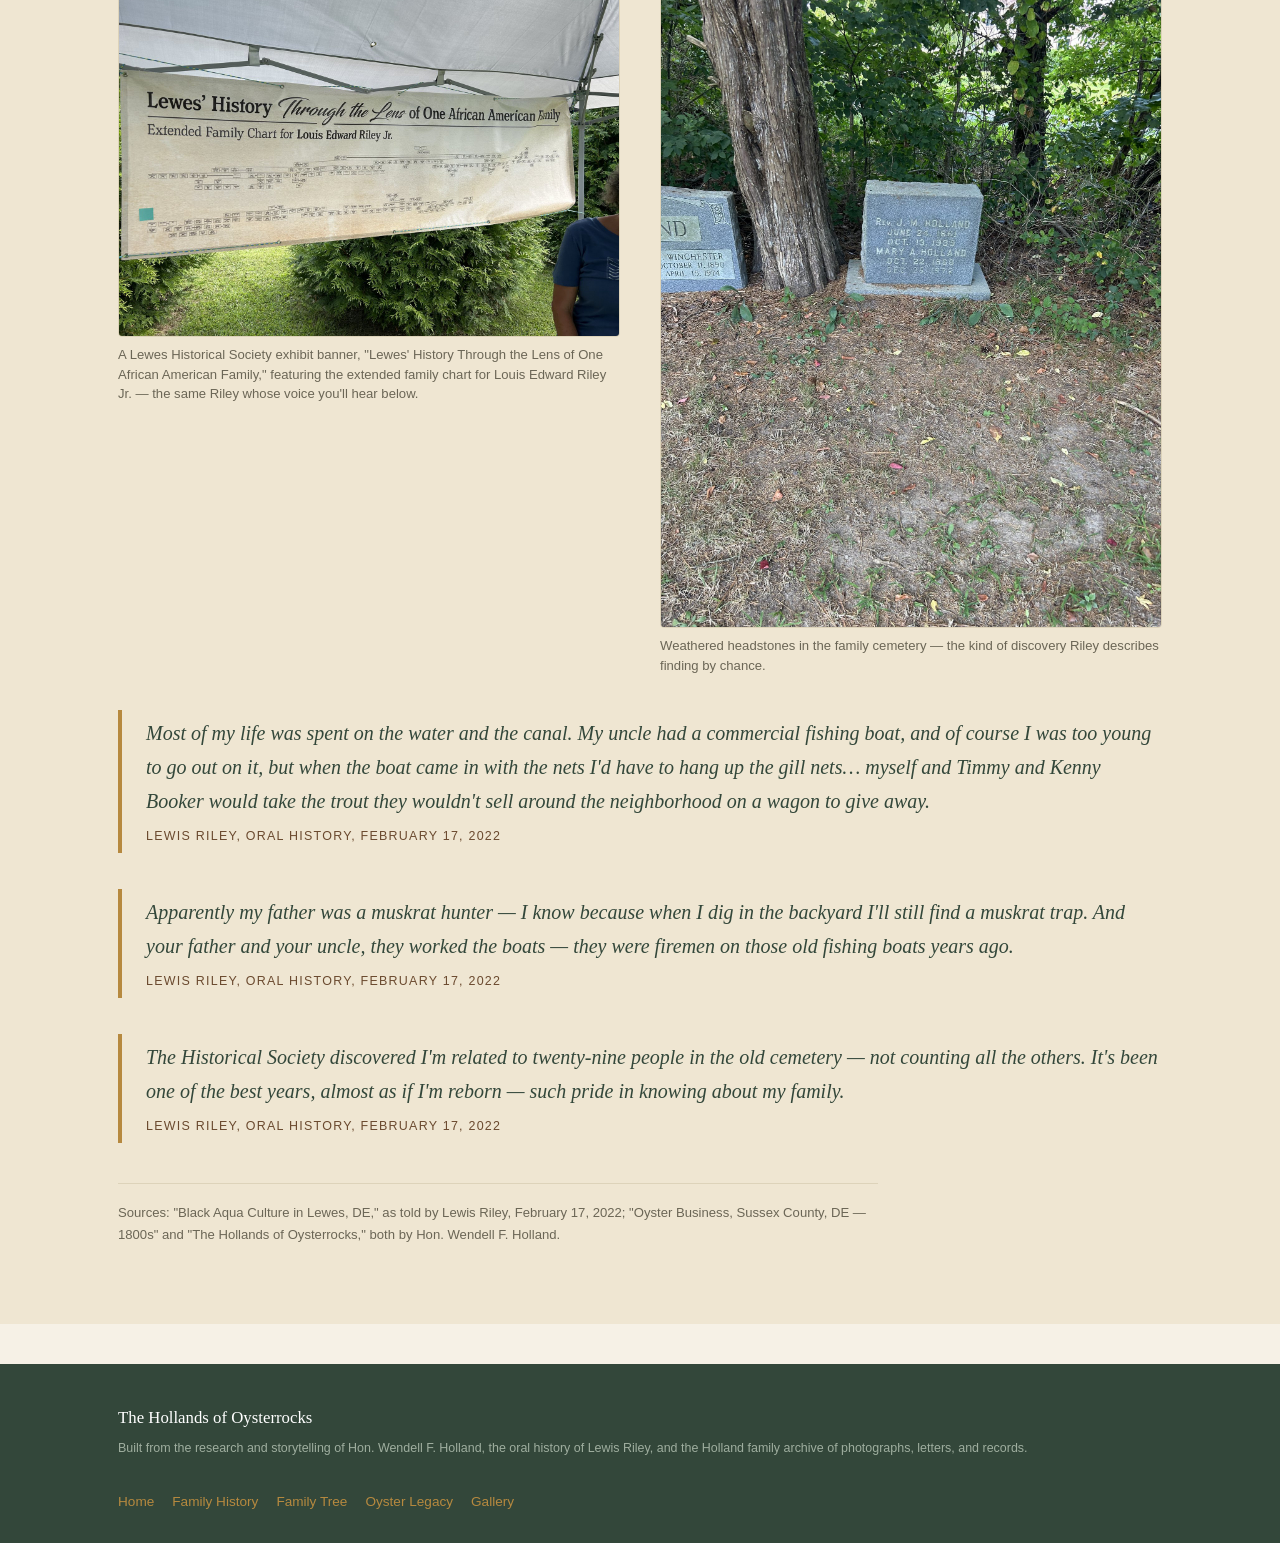
<file: oyster-legacy.html>
<!DOCTYPE html>
<html lang="en">
<head>
<meta charset="UTF-8">
<meta name="viewport" content="width=device-width, initial-scale=1.0">
<title>Oyster Legacy — The Hollands of Oysterrocks</title>
<meta name="description" content="How free Black watermen, including the Holland family, worked the Delaware Bay oyster trade along the Broadkill River in Sussex County, Delaware.">
<link rel="stylesheet" href="style.css">
</head>
<body>

<header class="site-header">
  <div class="header-inner">
    <a class="brand" href="index.html">
      <img src="family-logo.jpg" alt="Holland family tree logo">
      <span class="brand-text">
        <span class="eyebrow">Sussex County, Delaware</span>
        <span class="title">The Hollands of Oysterrocks</span>
      </span>
    </a>
    <nav class="main-nav">
      <ul>
        <li><a href="index.html">Home</a></li>
        <li><a href="history.html">Family History</a></li>
        <li><a href="family-tree.html">Family Tree</a></li>
        <li><a href="oyster-legacy.html" class="active">Oyster Legacy</a></li>
        <li><a href="gallery.html">Gallery</a></li>
      </ul>
    </nav>
  </div>
</header>

<section class="hero page-hero" style="background-image: url('land-marsh.jpg');">
  <div class="hero-content">
    <div class="eyebrow">The Broadkill River &amp; Delaware Bay</div>
    <h1>Oyster Legacy</h1>
    <p class="lede">The farm where the family lived, and the road that runs past it off US Route 1, are both still named Oysterrocks — a name that points to a business the family was built on for well over a century.</p>
  </div>
</section>

<section class="tight">
  <div class="wrap prose">
    <p class="section-kicker">Basic premise</p>
    <p style="font-size:1.15rem; color: var(--deep-green); max-width:720px;">Oyster harvesting was a primary livelihood in the Mid-Atlantic region throughout the 1800s, and the Hollands of Oysterrocks were heavily involved in it — as watermen, boatmen, and shuckers working the Broadkill River and the wider Delaware Bay.</p>
  </div>
</section>

<section class="alt">
  <div class="wrap prose">

    <h2>Free Black Watermen in Sussex County</h2>
    <p>By the early-to-mid 19th century, Sussex County had a significant free Black population — by 1860, nearly 20% of Delaware's Black population was free. Many worked as watermen, fishermen, and oyster harvesters along the Indian River, the Broadkill River, and Assawoman Bay, using canoes, bateaux, and small rowboats to rake clams, dig oysters, and catch shad and herring. The 1860 census lists dozens of free Black sailors and boatmen in towns like Milton, Lewes, Seaford, Laurel, and Milford.</p>
    <p>Maritime work offered something land work often didn't: it required skill more than land ownership, allowed a degree of independence from white landowners, and could be entered with relatively little capital.</p>

    <h2>"White Gold" — the Oyster Boom</h2>
    <p>Through the 19th century, the Chesapeake and Delaware Bay oyster industry exploded into one of the largest seafood industries in the country. By 1860, oysters were valuable enough to be nicknamed "white gold." African Americans were heavily involved — as oystermen tonging and dredging the beds, as boatmen and dock laborers ferrying the catch, and as shuckers in the seasonal packing houses that shipped oysters north to Philadelphia and New York. Working the water was, for a time, one of the best-paying kinds of work open to Black men in the region.</p>

    <div class="figure float-right">
      <img src="land-gate.jpg" alt="Farm gate leading onto the Oysterrocks land">
      <figcaption>The gate onto the Oysterrocks farmland today — the property that gave both the road and the family's oyster-trade history their name.</figcaption>
    </div>

    <h2>The Holland Family's Role</h2>
    <p>For years, Wendell Holland writes, the family assumed the Hollands of Oysterrocks were "largely tobacco slaves." But the family was, quite literally, surrounded by the oyster business: Oysterrocks Road was one of the convenient access points to the Broadkill River, a well-traveled route to the Delaware Bay and on to Philadelphia and New York. Family stories carry the texture of that life — grandma Mary Holland tied to the mast of her boat by her husband during a wicked storm; a fishing and oystering trade worked for generations.</p>

    <p>Not all of those stories end well. On or about March 10, 1912, Cornelius Holland and his son, Solomon, were coming into port after a long day of oystering and fishing when the front of their boat began to sink. Their high fishing boots filled with water and pulled them under. The Milton newspaper reported the drowning at the time, and the story has been passed down in the family since — a reminder that the same river that gave the family its livelihood asked a real price for it.</p>

  </div>
</section>

<section>
  <div class="wrap prose">

    <h2>Connections to the Underground Railroad</h2>
    <p>Black maritime workers on the Delaware Bay moved constantly between ports and bays, and in doing so built informal communication networks across the water. Historical accounts suggest these networks — small boats that could move quietly along creeks and marshes — sometimes supported Underground Railroad activity in the region, including operations associated with Harriet Tubman.</p>

    <h2>Barriers and Discrimination</h2>
    <p>Despite their importance to the industry, Black oystermen faced real disadvantages: limited access to capital for boats or dredging equipment, discrimination from packing houses and buyers who sometimes refused Black fishermen's catches or paid them last, and segregated living and working conditions. Delaware saw less of the overt violence documented on Maryland's Eastern Shore, but economic and social segregation persisted well into the 20th century, even as the oyster industry itself became more industrialized and increasingly dominated by large white-owned operations.</p>

    <h2>Local Black Maritime Communities</h2>
    <p>Small Black communities tied to the water existed around Lewes, Milton, the Indian River area, and along the tidal rivers near Seaford and Laurel — families who combined fishing, oystering, farming, and boat work, often across generations. Documented free Black families with strong maritime ties in Sussex County include the Sockum, Jacobs, Harmon, Cornish, Parkinson, Gurley, and Tingle families — some of whom, like the Harmons, were close with the Hollands: Chubb (Jeremiah) Holland and his sons Jerry and Wendell were childhood friends with the Harmon children.</p>

  </div>
</section>

<section class="alt">
  <div class="wrap">
    <p class="section-kicker">Oral History</p>
    <h2 class="section-title">Lewis Riley, on growing up in Lewes</h2>
    <p class="lede-block" style="margin-bottom: 28px;">On February 17, 2022, Lewis Riley — almost certainly Louis Edward Riley Jr., born 1938, grandson of Rosa Mae Holland and great-great-grandson of Cyrus Holland himself (see the <a href="family-tree.html">Family Tree</a>) — shared his own recollections of growing up on the water in a talk documented for the family archive. His account puts a first-person voice to the same maritime world the Hollands worked.</p>

    <div class="two-col">
      <div class="figure" style="margin:0;">
        <img src="tour-banner.jpg" alt="Banner reading Lewes' History Through the Lens of One African American Family">
        <figcaption>A Lewes Historical Society exhibit banner, "Lewes' History Through the Lens of One African American Family," featuring the extended family chart for Louis Edward Riley Jr. — the same Riley whose voice you'll hear below.</figcaption>
      </div>
      <div class="figure" style="margin:0;">
        <img src="family-cemetery.jpg" alt="Two weathered gravestones in a wooded family cemetery">
        <figcaption>Weathered headstones in the family cemetery — the kind of discovery Riley describes finding by chance.</figcaption>
      </div>
    </div>

    <blockquote class="pull" style="margin-top: 34px;">
      Most of my life was spent on the water and the canal. My uncle had a commercial fishing boat, and of course I was too young to go out on it, but when the boat came in with the nets I'd have to hang up the gill nets… myself and Timmy and Kenny Booker would take the trout they wouldn't sell around the neighborhood on a wagon to give away.
      <cite>Lewis Riley, oral history, February 17, 2022</cite>
    </blockquote>

    <blockquote class="pull">
      Apparently my father was a muskrat hunter — I know because when I dig in the backyard I'll still find a muskrat trap. And your father and your uncle, they worked the boats — they were firemen on those old fishing boats years ago.
      <cite>Lewis Riley, oral history, February 17, 2022</cite>
    </blockquote>

    <blockquote class="pull">
      The Historical Society discovered I'm related to twenty-nine people in the old cemetery — not counting all the others. It's been one of the best years, almost as if I'm reborn — such pride in knowing about my family.
      <cite>Lewis Riley, oral history, February 17, 2022</cite>
    </blockquote>

    <p class="source-note" style="max-width:760px;">Sources: "Black Aqua Culture in Lewes, DE," as told by Lewis Riley, February 17, 2022; "Oyster Business, Sussex County, DE — 1800s" and "The Hollands of Oysterrocks," both by Hon. Wendell F. Holland.</p>
  </div>
</section>

<footer class="site-footer">
  <div class="wrap">
    <div>
      <div class="title" style="font-family: var(--serif); font-size:1.05rem; color:#fff; margin-bottom:6px;">The Hollands of Oysterrocks</div>
      <p class="foot-tag">Built from the research and storytelling of Hon. Wendell F. Holland, the oral history of Lewis Riley, and the Holland family archive of photographs, letters, and records.</p>
    </div>
    <ul class="foot-nav">
      <li><a href="index.html">Home</a></li>
      <li><a href="history.html">Family History</a></li>
      <li><a href="family-tree.html">Family Tree</a></li>
      <li><a href="oyster-legacy.html">Oyster Legacy</a></li>
      <li><a href="gallery.html">Gallery</a></li>
    </ul>
  </div>
</footer>

</body>
</html>
</file>
<file: style.css>
/* ===================================================
   The Hollands of Oysterrocks — 200 Years of Freedom
   Shared stylesheet
=================================================== */

:root {
  --deep-green: #33473a;
  --mid-green: #4c6a55;
  --sage: #7c9483;
  --cream: #f6f1e6;
  --parchment: #efe6d2;
  --gold: #b6893f;
  --ink: #2a2620;
  --brown: #6b4a2f;
  --max-width: 1100px;
  --serif: "Iowan Old Style", "Palatino Linotype", Palatino, "Book Antiqua", Georgia, serif;
  --sans: "Avenir Next", "Segoe UI", Helvetica, Arial, sans-serif;
}

* { box-sizing: border-box; }

html { scroll-behavior: smooth; }

body {
  margin: 0;
  font-family: var(--serif);
  color: var(--ink);
  background: var(--cream);
  line-height: 1.7;
}

img { max-width: 100%; display: block; }

a { color: var(--brown); }
a:hover { color: var(--gold); }

.wrap {
  max-width: var(--max-width);
  margin: 0 auto;
  padding: 0 28px;
}

/* ---------------- Header / Nav ---------------- */

header.site-header {
  background: var(--deep-green);
  color: var(--cream);
  border-bottom: 4px solid var(--gold);
}

.header-inner {
  max-width: var(--max-width);
  margin: 0 auto;
  padding: 16px 28px;
  display: flex;
  align-items: center;
  justify-content: space-between;
  flex-wrap: wrap;
  gap: 12px;
}

.brand {
  display: flex;
  align-items: center;
  gap: 14px;
  text-decoration: none;
  color: var(--cream);
}

.brand img {
  height: 54px;
  width: auto;
  filter: drop-shadow(0 1px 2px rgba(0,0,0,0.4));
}

.brand-text .eyebrow {
  font-family: var(--sans);
  letter-spacing: 0.14em;
  text-transform: uppercase;
  font-size: 0.68rem;
  color: var(--sage);
}

.brand-text .title {
  font-size: 1.25rem;
  font-weight: 700;
  letter-spacing: 0.01em;
}

nav.main-nav ul {
  list-style: none;
  display: flex;
  gap: 24px;
  margin: 0;
  padding: 0;
  font-family: var(--sans);
}

nav.main-nav a {
  color: var(--cream);
  text-decoration: none;
  font-size: 0.92rem;
  letter-spacing: 0.03em;
  padding-bottom: 4px;
  border-bottom: 2px solid transparent;
  transition: border-color 0.2s ease, color 0.2s ease;
}

nav.main-nav a:hover,
nav.main-nav a.active {
  border-color: var(--gold);
  color: #fff;
}

/* ---------------- Hero ---------------- */

.hero {
  position: relative;
  color: #fff;
  display: flex;
  align-items: flex-end;
  min-height: 62vh;
  background-size: cover;
  background-position: center;
}

.hero::after {
  content: "";
  position: absolute;
  inset: 0;
  background: linear-gradient(180deg, rgba(30,40,32,0.25) 0%, rgba(24,32,26,0.86) 92%);
}

.hero-content {
  position: relative;
  z-index: 1;
  padding: 60px 28px 44px;
  max-width: var(--max-width);
  margin: 0 auto;
  width: 100%;
}

.hero .eyebrow {
  font-family: var(--sans);
  text-transform: uppercase;
  letter-spacing: 0.22em;
  font-size: 0.78rem;
  color: var(--gold);
  margin-bottom: 10px;
}

.hero h1 {
  font-size: clamp(2rem, 5vw, 3.4rem);
  margin: 0 0 14px;
  line-height: 1.12;
}

.hero p.lede {
  font-family: var(--sans);
  max-width: 640px;
  font-size: 1.08rem;
  color: #f1ece0;
}

/* Smaller page header (non-homepage) */
.page-hero {
  min-height: 40vh;
}

/* ---------------- Sections ---------------- */

section {
  padding: 64px 0;
}

section.tight { padding: 40px 0; }

section.alt {
  background: var(--parchment);
}

h2.section-title {
  font-size: 1.9rem;
  color: var(--deep-green);
  margin: 0 0 8px;
}

p.section-kicker {
  font-family: var(--sans);
  text-transform: uppercase;
  letter-spacing: 0.16em;
  font-size: 0.72rem;
  color: var(--gold);
  margin: 0 0 6px;
}

.lede-block {
  max-width: 720px;
}

/* ---------------- Holland Day callout ---------------- */

.callout {
  background: var(--deep-green);
  color: var(--cream);
  border-radius: 6px;
  padding: 36px 40px;
  display: flex;
  flex-wrap: wrap;
  gap: 28px;
  align-items: center;
  justify-content: space-between;
}

.callout .callout-date {
  font-family: var(--sans);
  font-size: 0.78rem;
  letter-spacing: 0.16em;
  text-transform: uppercase;
  color: var(--gold);
  margin-bottom: 6px;
}

.callout h3 {
  margin: 0 0 6px;
  font-size: 1.5rem;
}

.callout p {
  margin: 0;
  max-width: 520px;
  font-family: var(--sans);
  font-size: 0.95rem;
  color: #ece7d9;
}

.callout .badge {
  background: var(--gold);
  color: var(--deep-green);
  font-family: var(--sans);
  font-weight: 700;
  padding: 14px 20px;
  border-radius: 4px;
  text-align: center;
  min-width: 150px;
}

.callout .badge .num {
  display: block;
  font-size: 1.7rem;
  line-height: 1;
}

.callout .badge .cap {
  display: block;
  font-size: 0.68rem;
  letter-spacing: 0.08em;
  text-transform: uppercase;
  margin-top: 4px;
}

/* ---------------- Card grid (homepage nav cards) ---------------- */

.card-grid {
  display: grid;
  grid-template-columns: repeat(3, 1fr);
  gap: 26px;
}

@media (max-width: 820px) {
  .card-grid { grid-template-columns: 1fr; }
}

.card {
  background: #fff;
  border: 1px solid #e4dcc7;
  border-radius: 6px;
  overflow: hidden;
  text-decoration: none;
  color: var(--ink);
  display: flex;
  flex-direction: column;
  transition: transform 0.18s ease, box-shadow 0.18s ease;
}

.card:hover {
  transform: translateY(-4px);
  box-shadow: 0 10px 24px rgba(51,71,58,0.18);
}

.card .card-img {
  height: 190px;
  overflow: hidden;
}

.card .card-img img {
  width: 100%;
  height: 100%;
  object-fit: cover;
}

.card .card-body {
  padding: 20px 22px 24px;
  flex: 1;
  display: flex;
  flex-direction: column;
}

.card .card-kicker {
  font-family: var(--sans);
  text-transform: uppercase;
  font-size: 0.68rem;
  letter-spacing: 0.14em;
  color: var(--gold);
  margin-bottom: 6px;
}

.card h3 {
  margin: 0 0 8px;
  font-size: 1.28rem;
  color: var(--deep-green);
}

.card p {
  font-family: var(--sans);
  font-size: 0.92rem;
  color: #4a463c;
  margin: 0 0 14px;
}

.card .card-link {
  margin-top: auto;
  font-family: var(--sans);
  font-size: 0.82rem;
  font-weight: 700;
  text-transform: uppercase;
  letter-spacing: 0.06em;
  color: var(--brown);
}

/* ---------------- Timeline ---------------- */

.timeline {
  position: relative;
  margin: 30px 0;
  padding-left: 26px;
  border-left: 3px solid var(--sage);
}

.timeline-item {
  position: relative;
  margin-bottom: 34px;
}

.timeline-item:last-child { margin-bottom: 0; }

.timeline-item::before {
  content: "";
  position: absolute;
  left: -33px;
  top: 5px;
  width: 14px;
  height: 14px;
  border-radius: 50%;
  background: var(--gold);
  border: 3px solid var(--cream);
  box-shadow: 0 0 0 2px var(--deep-green);
}

.timeline-item.milestone::before {
  width: 18px;
  height: 18px;
  left: -35px;
  background: var(--deep-green);
}

.timeline-year {
  font-family: var(--sans);
  font-weight: 700;
  color: var(--deep-green);
  letter-spacing: 0.03em;
  font-size: 0.95rem;
  margin-bottom: 2px;
}

.timeline-item h4 {
  margin: 0 0 6px;
  font-size: 1.12rem;
}

.timeline-item p {
  margin: 0;
  font-size: 0.98rem;
  color: #3a362d;
}

/* ---------------- Prose / article ---------------- */

.prose {
  max-width: 760px;
}

.prose h2 {
  color: var(--deep-green);
  margin-top: 2.2em;
  font-size: 1.5rem;
}

.prose h2:first-child { margin-top: 0; }

.prose p { margin: 0 0 1.15em; }

blockquote.pull {
  font-family: var(--serif);
  font-style: italic;
  font-size: 1.25rem;
  color: var(--deep-green);
  border-left: 4px solid var(--gold);
  margin: 1.8em 0;
  padding: 6px 0 6px 24px;
}

blockquote.pull cite {
  display: block;
  font-family: var(--sans);
  font-style: normal;
  font-size: 0.78rem;
  text-transform: uppercase;
  letter-spacing: 0.1em;
  color: var(--brown);
  margin-top: 8px;
}

.figure {
  margin: 2em 0;
}

.figure img {
  border-radius: 4px;
  border: 1px solid #ddd3ba;
}

.figure figcaption {
  font-family: var(--sans);
  font-size: 0.82rem;
  color: #6b6656;
  margin-top: 8px;
  line-height: 1.5;
}

.figure.float-right {
  float: right;
  width: 320px;
  margin-left: 32px;
}

.figure.float-left {
  float: left;
  width: 320px;
  margin-right: 32px;
}

@media (max-width: 720px) {
  .figure.float-right, .figure.float-left {
    float: none;
    width: 100%;
    margin-left: 0;
    margin-right: 0;
  }
}

.two-col {
  display: grid;
  grid-template-columns: 1fr 1fr;
  gap: 40px;
  align-items: start;
}

@media (max-width: 780px) {
  .two-col { grid-template-columns: 1fr; }
}

/* ---------------- Fact strip ---------------- */

.fact-strip {
  display: grid;
  grid-template-columns: repeat(4, 1fr);
  gap: 20px;
  text-align: center;
}

@media (max-width: 780px) {
  .fact-strip { grid-template-columns: repeat(2, 1fr); }
}

.fact {
  background: #fff;
  border: 1px solid #e4dcc7;
  border-radius: 6px;
  padding: 22px 14px;
}

.fact .fact-num {
  font-family: var(--sans);
  font-weight: 800;
  color: var(--deep-green);
  font-size: 1.6rem;
}

.fact .fact-label {
  font-family: var(--sans);
  font-size: 0.76rem;
  text-transform: uppercase;
  letter-spacing: 0.06em;
  color: #6b6656;
  margin-top: 4px;
}

/* ---------------- Gallery ---------------- */

.gallery-group { margin-bottom: 56px; }

.gallery-group h2 {
  color: var(--deep-green);
  font-size: 1.5rem;
  margin-bottom: 4px;
}

.gallery-group .group-desc {
  font-family: var(--sans);
  color: #5a5546;
  font-size: 0.94rem;
  max-width: 640px;
  margin-bottom: 22px;
}

.gallery-grid {
  display: grid;
  grid-template-columns: repeat(3, 1fr);
  gap: 20px;
}

@media (max-width: 820px) {
  .gallery-grid { grid-template-columns: repeat(2, 1fr); }
}

@media (max-width: 520px) {
  .gallery-grid { grid-template-columns: 1fr; }
}

.gallery-item {
  background: #fff;
  border: 1px solid #e4dcc7;
  border-radius: 6px;
  overflow: hidden;
}

.gallery-item .gimg {
  aspect-ratio: 4 / 3;
  overflow: hidden;
}

.gallery-item .gimg img {
  width: 100%;
  height: 100%;
  object-fit: cover;
}

.gallery-item .gcap {
  padding: 12px 14px 16px;
  font-family: var(--sans);
}

.gallery-item .gcap .gtitle {
  font-weight: 700;
  font-size: 0.92rem;
  color: var(--deep-green);
  margin-bottom: 3px;
}

.gallery-item .gcap .gdesc {
  font-size: 0.82rem;
  color: #5a5546;
  line-height: 1.5;
}

/* ---------------- Family tree / genealogical register ---------------- */

.tree-gen {
  margin: 2.4em 0;
}

.tree-gen h2 {
  color: var(--deep-green);
  font-size: 1.4rem;
  margin-bottom: 4px;
}

.tree-gen .tree-gen-desc {
  font-family: var(--sans);
  color: #5a5546;
  font-size: 0.92rem;
  margin: 0 0 1.2em;
  max-width: 700px;
}

.tree-person {
  background: #fff;
  border: 1px solid #e4dcc7;
  border-left: 4px solid var(--gold);
  border-radius: 4px;
  padding: 16px 20px;
  margin-bottom: 16px;
}

.tree-person.root {
  border-left-color: var(--deep-green);
  background: var(--parchment);
}

.tree-person .tp-name {
  font-weight: 700;
  color: var(--deep-green);
  font-size: 1.05rem;
}

.tree-person .tp-dates {
  font-family: var(--sans);
  font-size: 0.78rem;
  text-transform: uppercase;
  letter-spacing: 0.05em;
  color: var(--brown);
  margin-bottom: 6px;
}

.tree-person .tp-detail {
  font-size: 0.96rem;
  margin: 0 0 8px;
}

.tree-person .tp-children {
  font-family: var(--sans);
  font-size: 0.88rem;
  color: #4a463c;
  margin: 8px 0 0;
  padding-left: 20px;
}

.tree-person .tp-children li {
  margin-bottom: 4px;
}

.tree-note {
  font-family: var(--sans);
  font-size: 0.84rem;
  color: #6b6656;
  background: var(--parchment);
  border-radius: 4px;
  padding: 14px 18px;
  margin: 1.6em 0;
}

/* ---------------- Key People & Places ---------------- */

.kp-list {
  list-style: none;
  padding: 0;
  margin: 0;
}

.kp-list li {
  padding: 14px 0;
  border-bottom: 1px solid #e4dcc7;
}

.kp-list li:last-child { border-bottom: none; }

.kp-list .kp-name {
  font-weight: 700;
  color: var(--deep-green);
}

.kp-list .kp-tag {
  font-family: var(--sans);
  font-size: 0.72rem;
  text-transform: uppercase;
  letter-spacing: 0.05em;
  color: var(--gold);
  display: block;
  margin-bottom: 2px;
}

.place-list {
  font-family: var(--sans);
  font-size: 0.92rem;
  padding-left: 22px;
  margin: 0;
}

.place-list li { margin-bottom: 10px; }

/* ---------------- Sources / footer note ---------------- */

.source-note {
  font-family: var(--sans);
  font-size: 0.82rem;
  color: #6b6656;
  border-top: 1px solid #ddd3ba;
  margin-top: 3em;
  padding-top: 1.4em;
}

/* ---------------- Footer ---------------- */

footer.site-footer {
  background: var(--deep-green);
  color: #cfd8cf;
  padding: 40px 0 30px;
  margin-top: 40px;
}

footer.site-footer .wrap {
  display: flex;
  justify-content: space-between;
  flex-wrap: wrap;
  gap: 18px;
  font-family: var(--sans);
  font-size: 0.85rem;
}

footer.site-footer a { color: var(--gold); text-decoration: none; }

footer .foot-nav {
  list-style: none;
  display: flex;
  gap: 18px;
  padding: 0;
  margin: 0;
}

footer .foot-tag {
  color: #9fae9f;
  font-size: 0.78rem;
  margin-top: 4px;
}
</file>
